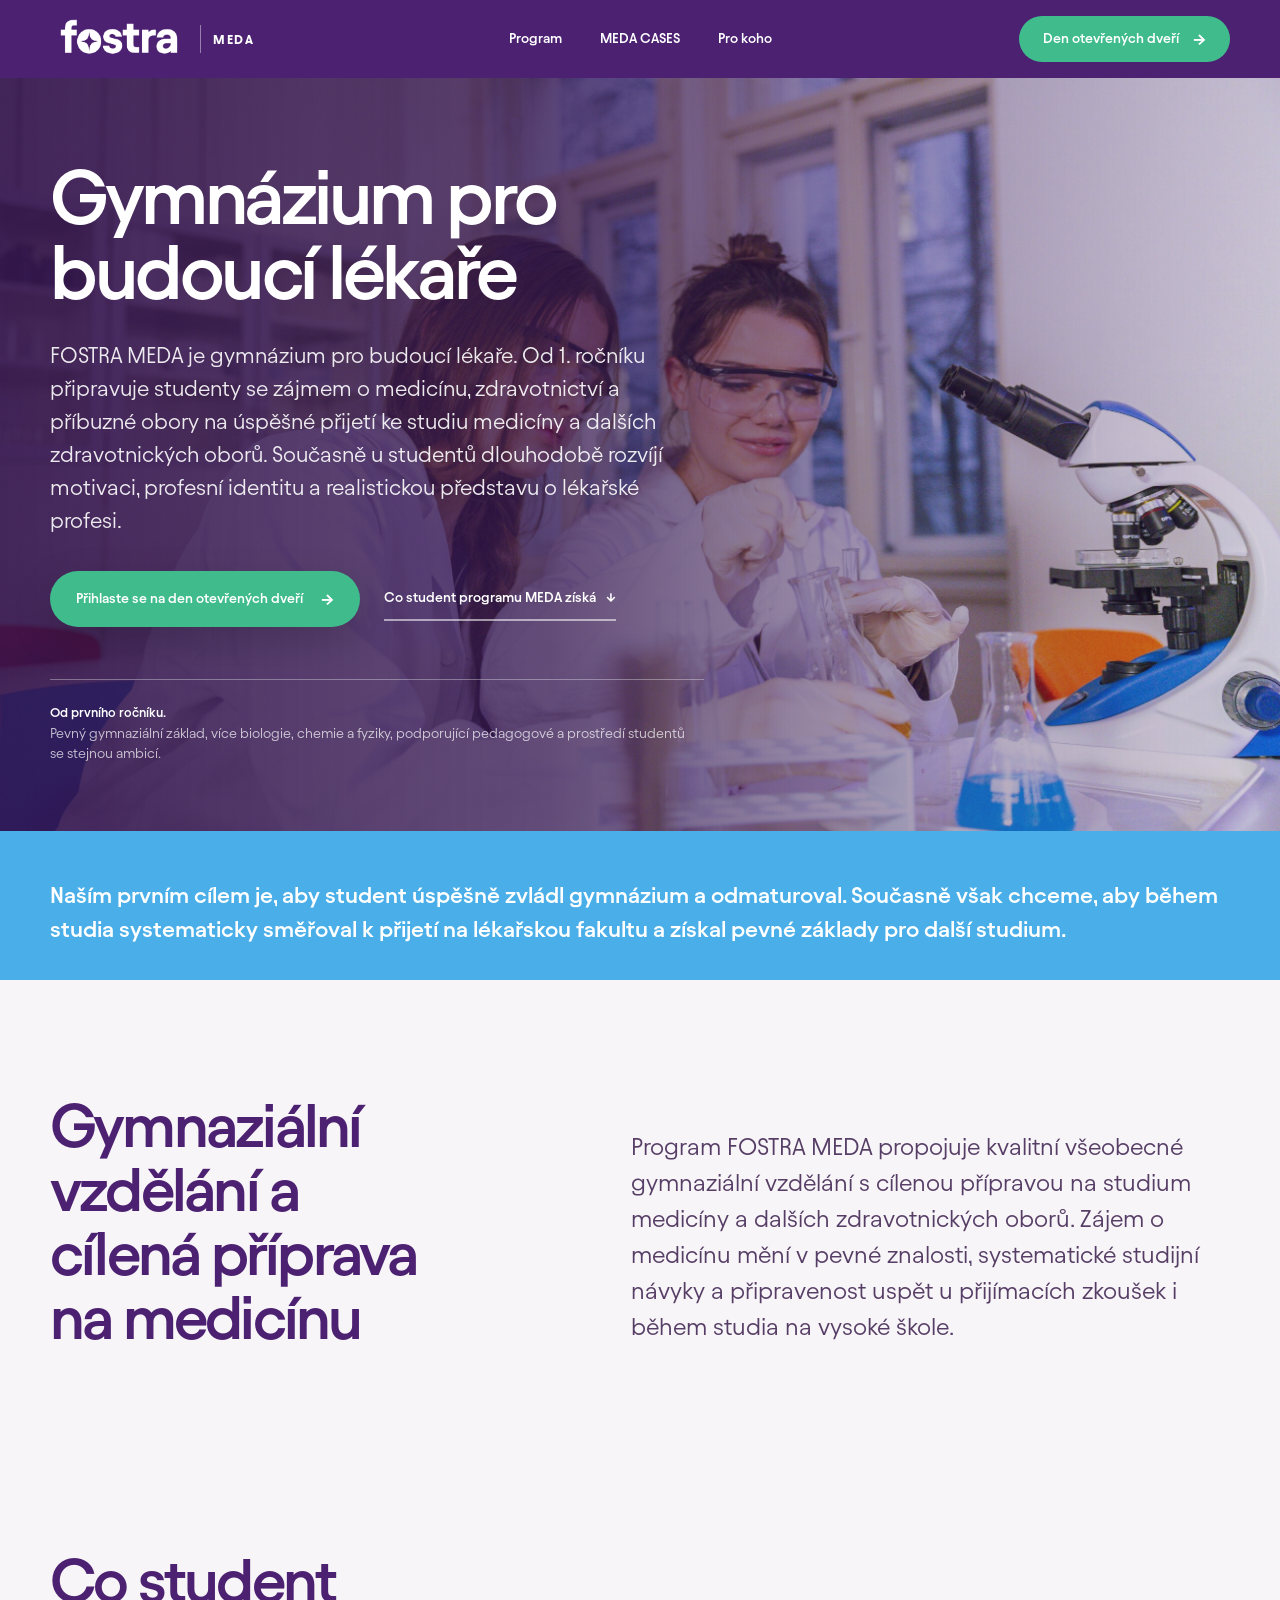
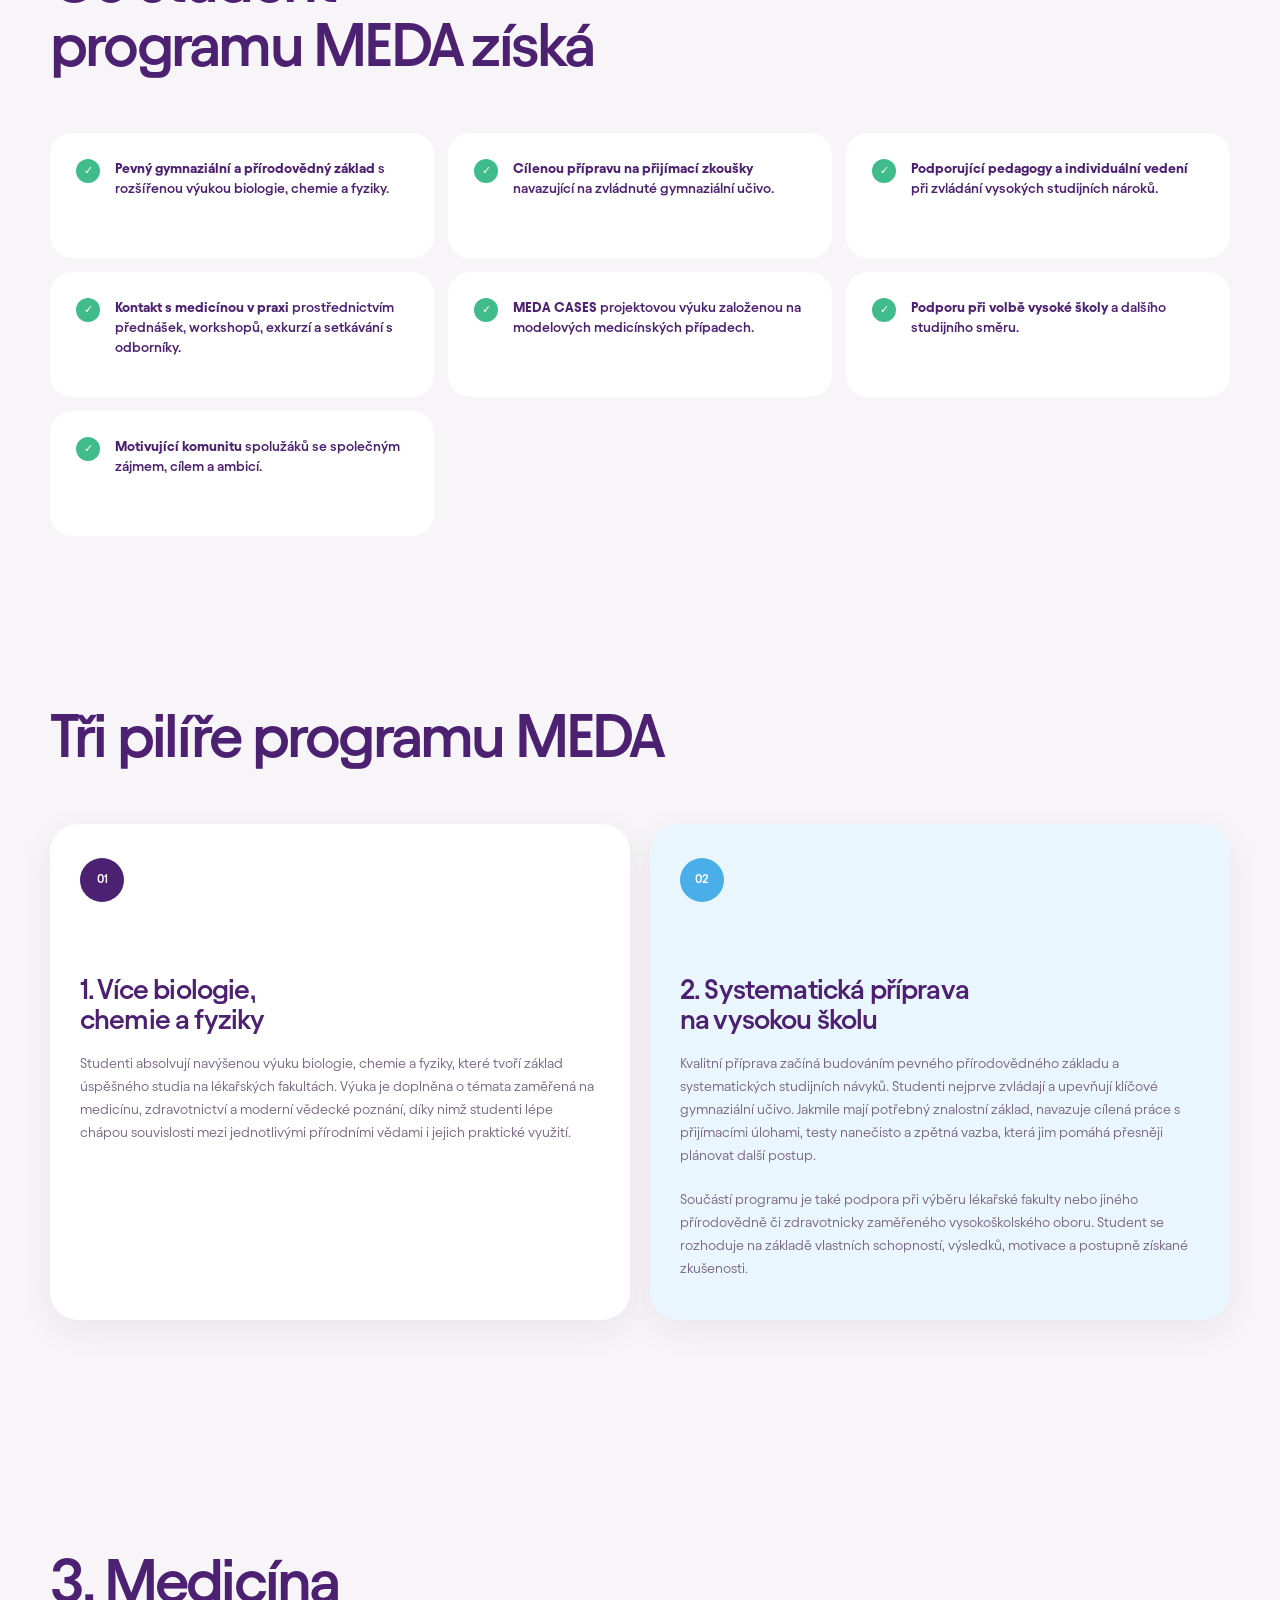
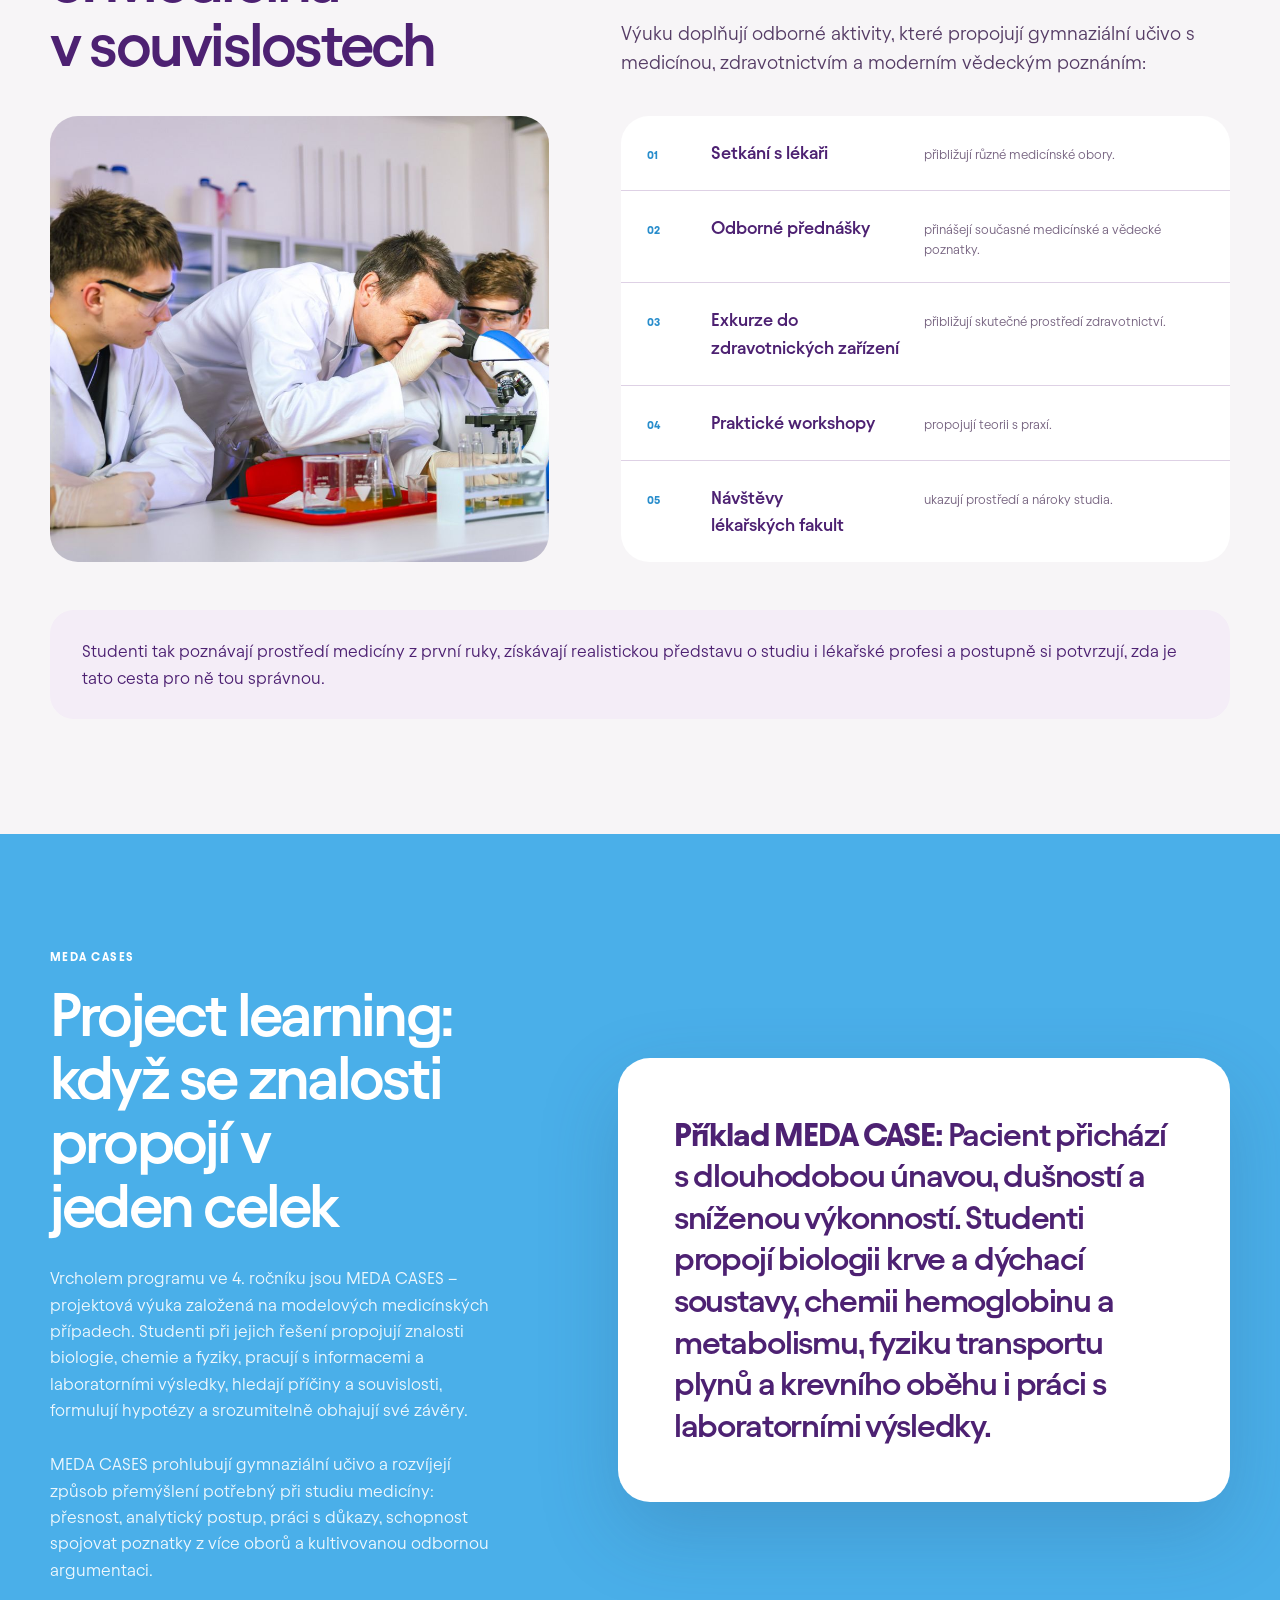
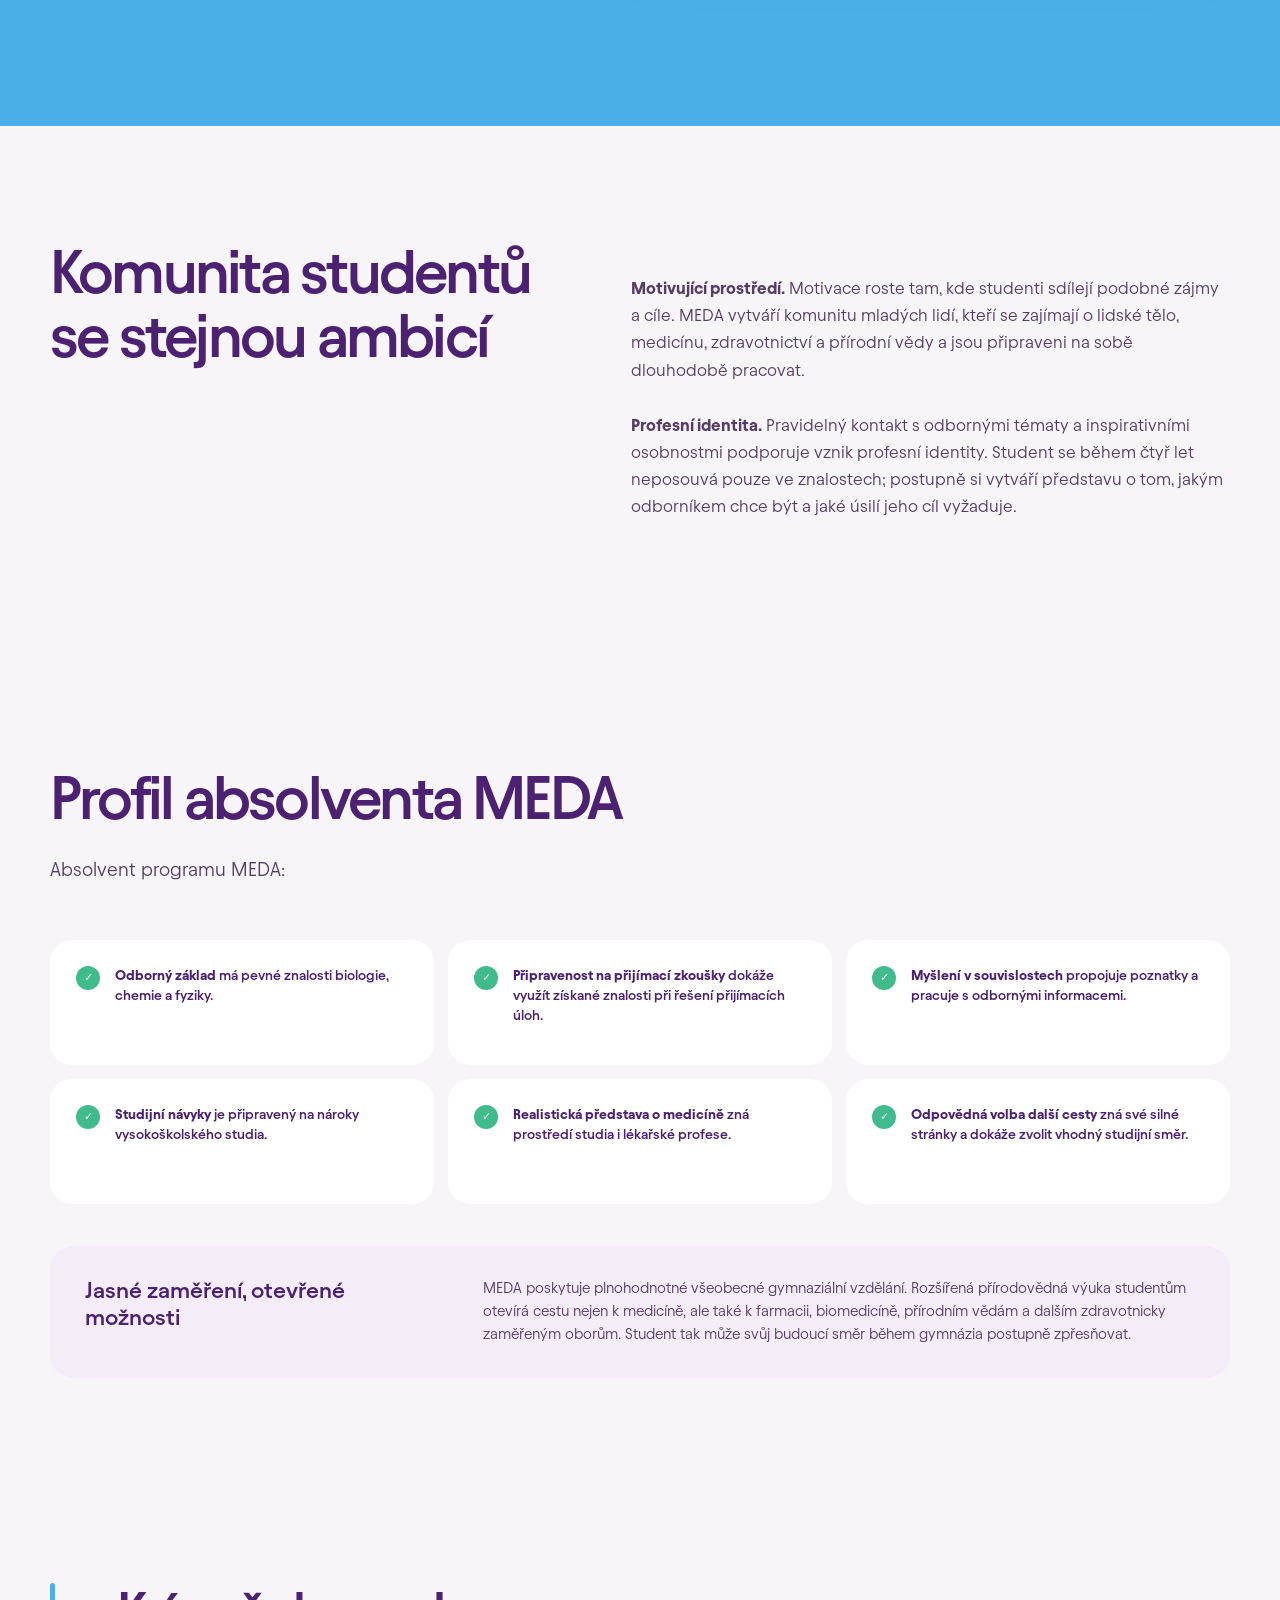
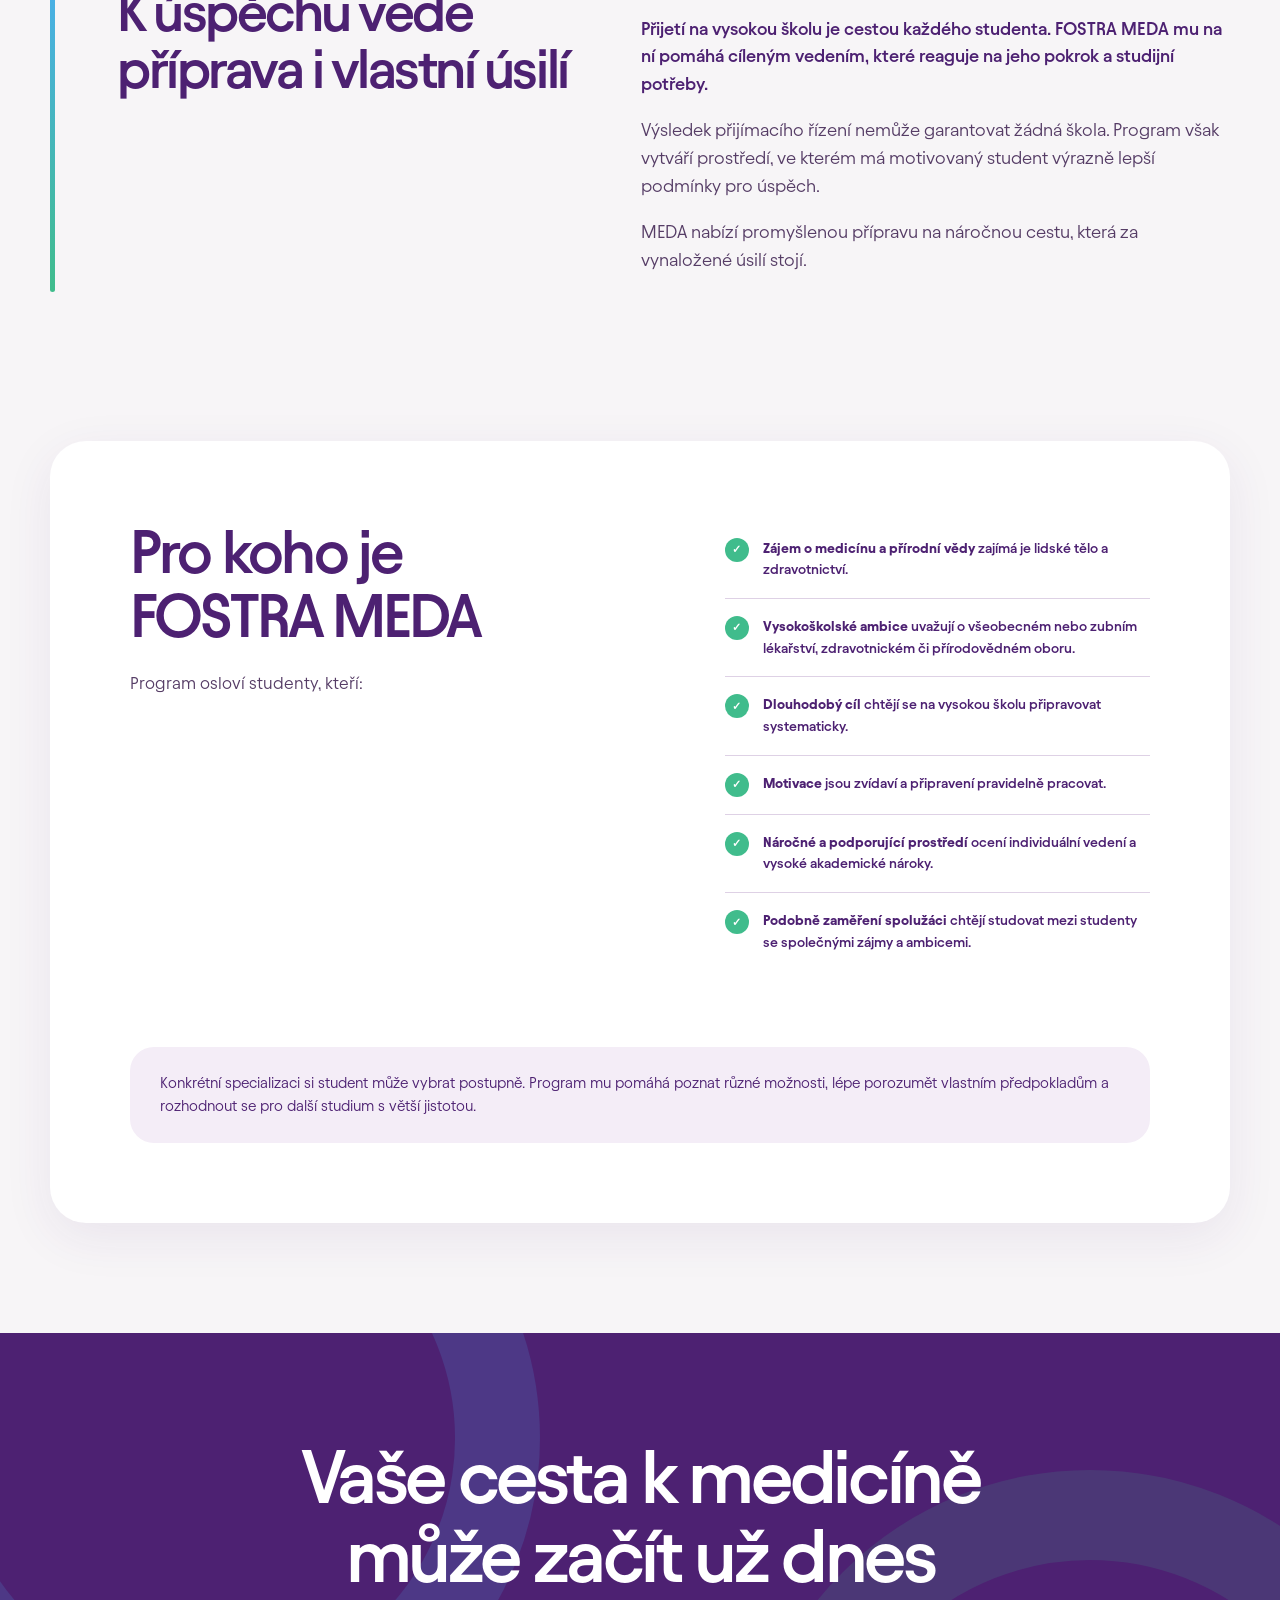
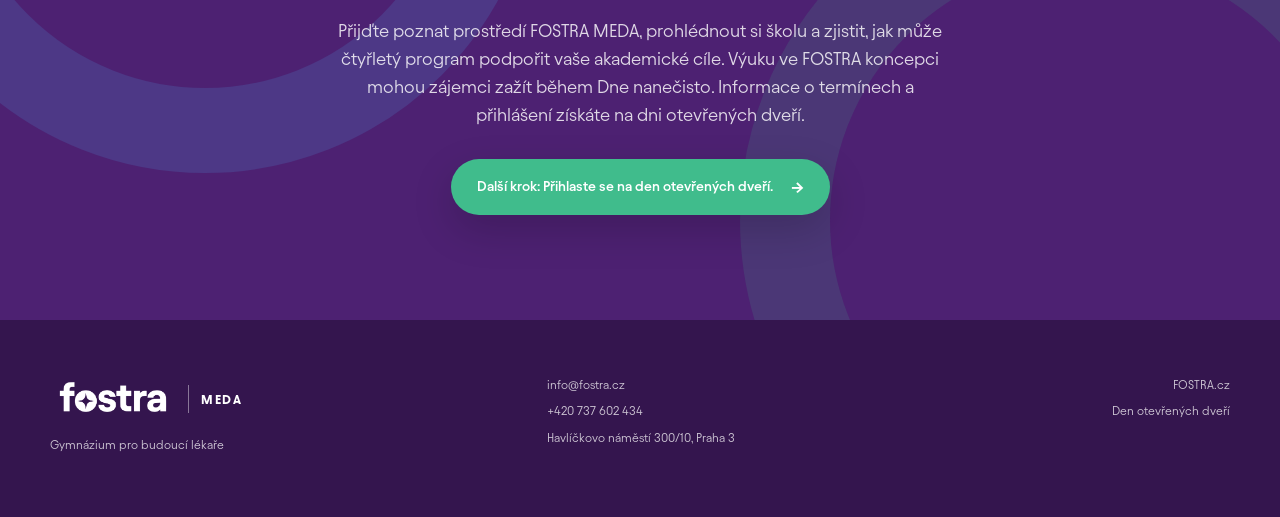
<file: index.html>
<!DOCTYPE html><html lang="cs"><head><meta charSet="utf-8"/><meta name="viewport" content="width=device-width, initial-scale=1"/><title>FOSTRA MEDA | Gymnázium pro budoucí lékaře</title><link rel="icon" href="./favicon.svg"><link rel="stylesheet" href="./styles.css"><meta name="description" content="FOSTRA MEDA je gymnázium pro budoucí lékaře. Od 1. ročníku připravuje studenty se zájmem o medicínu, zdravotnictví a příbuzné obory na úspěšné přijetí ke studiu medicíny a dalších zdravotnických oborů."/><meta name="application-name" content="FOSTRA MEDA"/><meta property="og:title" content="FOSTRA MEDA | Gymnázium pro budoucí lékaře"/><meta property="og:description" content="FOSTRA MEDA je gymnázium pro budoucí lékaře. Od 1. ročníku připravuje studenty se zájmem o medicínu, zdravotnictví a příbuzné obory na úspěšné přijetí ke studiu medicíny a dalších zdravotnických oborů."/><meta property="og:url" content="https://robicio.github.io/Fostra-Meda/"/><meta property="og:type" content="website"/><meta property="og:locale" content="cs_CZ"/><meta property="og:image" content="https://robicio.github.io/Fostra-Meda/og.png"/><meta property="og:image:width" content="1732"/><meta property="og:image:height" content="909"/><meta name="twitter:card" content="summary_large_image"/><meta name="twitter:title" content="FOSTRA MEDA | Gymnázium pro budoucí lékaře"/><meta name="twitter:description" content="FOSTRA MEDA je gymnázium pro budoucí lékaře. Od 1. ročníku připravuje studenty se zájmem o medicínu, zdravotnictví a příbuzné obory na úspěšné přijetí ke studiu medicíny a dalších zdravotnických oborů."/><meta name="twitter:image" content="https://robicio.github.io/Fostra-Meda/og.png"/><link rel="canonical" href="https://robicio.github.io/Fostra-Meda/"/>
</head><body><a class="skip-link" href="#obsah">Přeskočit na obsah</a><header class="site-header"><a class="brand" href="#top" aria-label="FOSTRA MEDA – začátek stránky"><img src="./fostra-logo.png" alt="Fostra"/><span class="brand-divider" aria-hidden="true"></span><span class="brand-meda">MEDA</span></a><nav class="main-nav" aria-label="Hlavní navigace"><a href="#program">Program</a><a href="#meda-cases">MEDA CASES</a><a href="#pro-koho">Pro koho</a></nav><a class="header-cta" href="https://www.fostra.cz/dny-otevrenych-dveri"><span>Den otevřených dveří</span><span class="button-arrow" aria-hidden="true">→</span></a></header><main id="obsah"><section class="hero" id="top"><div class="hero-copy"><h1>Gymnázium pro<span> budoucí lékaře</span></h1><p class="hero-lead">FOSTRA MEDA je gymnázium pro budoucí lékaře. Od 1. ročníku připravuje studenty se zájmem o medicínu, zdravotnictví a příbuzné obory na úspěšné přijetí ke studiu medicíny a dalších zdravotnických oborů. Současně u studentů dlouhodobě rozvíjí motivaci, profesní identitu a realistickou představu o lékařské profesi.</p><div class="hero-actions"><a class="button button-primary" href="https://www.fostra.cz/dny-otevrenych-dveri"><span>Přihlaste se na den otevřených dveří</span><span class="button-arrow" aria-hidden="true">→</span></a><a class="text-link" href="#benefity">Co student programu MEDA získá <span aria-hidden="true">↓</span></a></div><div class="hero-proof hero-proof-single"><div><strong>Od prvního ročníku.</strong><span>Pevný gymnaziální základ, více biologie, chemie a fyziky, podporující pedagogové a prostředí studentů se stejnou ambicí.</span></div></div></div></section><section class="promise-strip" aria-label="Cíl programu"><p>Naším prvním cílem je, aby student úspěšně zvládl gymnázium a odmaturoval. Současně však chceme, aby během studia systematicky směřoval k přijetí na lékařskou fakultu a získal pevné základy pro další studium.</p></section><section class="section section-intro" id="program"><div class="section-heading"><h2>Gymnaziální vzdělání a cílená příprava na medicínu</h2></div><div class="section-intro-copy"><p>Program FOSTRA MEDA propojuje kvalitní všeobecné gymnaziální vzdělání s cílenou přípravou na studium medicíny a dalších zdravotnických oborů. Zájem o medicínu mění v pevné znalosti, systematické studijní návyky a připravenost uspět u přijímacích zkoušek i během studia na vysoké škole.</p></div></section><section class="section outcomes-section benefits-section" id="benefity"><div class="section-heading"><h2>Co student programu MEDA získá</h2></div><div class="outcomes-grid benefits-grid"><div><span aria-hidden="true">✓</span><p><strong>Pevný gymnaziální a přírodovědný základ</strong> s rozšířenou výukou biologie, chemie a fyziky.</p></div><div><span aria-hidden="true">✓</span><p><strong>Cílenou přípravu na přijímací zkoušky</strong> navazující na zvládnuté gymnaziální učivo.</p></div><div><span aria-hidden="true">✓</span><p><strong>Podporující pedagogy a individuální vedení</strong> při zvládání vysokých studijních nároků.</p></div><div><span aria-hidden="true">✓</span><p><strong>Kontakt s medicínou v praxi</strong> prostřednictvím přednášek, workshopů, exkurzí a setkávání s odborníky.</p></div><div><span aria-hidden="true">✓</span><p><strong>MEDA CASES</strong> projektovou výuku založenou na modelových medicínských případech.</p></div><div><span aria-hidden="true">✓</span><p><strong>Podporu při volbě vysoké školy</strong> a dalšího studijního směru.</p></div><div><span aria-hidden="true">✓</span><p><strong>Motivující komunitu</strong> spolužáků se společným zájmem, cílem a ambicí.</p></div></div></section><section class="section pillars-section" aria-labelledby="pillars-title"><div class="section-heading compact"><h2 id="pillars-title">Tři pilíře programu MEDA</h2></div><div class="pillars-grid pillars-grid-two"><article class="pillar-card"><span class="pillar-number">01</span><h3>1. Více biologie, chemie a fyziky</h3><p>Studenti absolvují navýšenou výuku biologie, chemie a fyziky, které tvoří základ úspěšného studia na lékařských fakultách. Výuka je doplněna o témata zaměřená na medicínu, zdravotnictví a moderní vědecké poznání, díky nimž studenti lépe chápou souvislosti mezi jednotlivými přírodními vědami i jejich praktické využití.</p></article><article class="pillar-card"><span class="pillar-number">02</span><h3>2. Systematická příprava na vysokou školu</h3><p>Kvalitní příprava začíná budováním pevného přírodovědného základu a systematických studijních návyků. Studenti nejprve zvládají a upevňují klíčové gymnaziální učivo. Jakmile mají potřebný znalostní základ, navazuje cílená práce s přijímacími úlohami, testy nanečisto a zpětná vazba, která jim pomáhá přesněji plánovat další postup.</p><p>Součástí programu je také podpora při výběru lékařské fakulty nebo jiného přírodovědně či zdravotnicky zaměřeného vysokoškolského oboru. Student se rozhoduje na základě vlastních schopností, výsledků, motivace a postupně získané zkušenosti.</p></article></div></section><section class="section experience-section"><div class="section-heading"><h2>3. Medicína v souvislostech</h2></div><p class="section-lead">Výuku doplňují odborné aktivity, které propojují gymnaziální učivo s medicínou, zdravotnictvím a moderním vědeckým poznáním:</p><figure class="experience-photo"><img src="./meda-students.jpg" alt="Studenti FOSTRA MEDA při společné výuce"/></figure><div class="experience-list"><article><span>01</span><h3>Setkání s lékaři</h3><p>přibližují různé medicínské obory.</p></article><article><span>02</span><h3>Odborné přednášky</h3><p>přinášejí současné medicínské a vědecké poznatky.</p></article><article><span>03</span><h3>Exkurze do zdravotnických zařízení</h3><p>přibližují skutečné prostředí zdravotnictví.</p></article><article><span>04</span><h3>Praktické workshopy</h3><p>propojují teorii s praxí.</p></article><article><span>05</span><h3>Návštěvy lékařských fakult</h3><p>ukazují prostředí a nároky studia.</p></article></div><p class="experience-closing">Studenti tak poznávají prostředí medicíny z první ruky, získávají realistickou představu o studiu i lékařské profesi a postupně si potvrzují, zda je tato cesta pro ně tou správnou.</p></section><section class="cases-section" id="meda-cases"><div class="cases-grid"><div class="cases-copy"><p class="eyebrow light">MEDA CASES</p><h2>Project learning: když se znalosti propojí v jeden celek</h2><p>Vrcholem programu ve 4. ročníku jsou MEDA CASES – projektová výuka založená na modelových medicínských případech. Studenti při jejich řešení propojují znalosti biologie, chemie a fyziky, pracují s informacemi a laboratorními výsledky, hledají příčiny a souvislosti, formulují hypotézy a srozumitelně obhajují své závěry.</p><p>MEDA CASES prohlubují gymnaziální učivo a rozvíjejí způsob přemýšlení potřebný při studiu medicíny: přesnost, analytický postup, práci s důkazy, schopnost spojovat poznatky z více oborů a kultivovanou odbornou argumentaci.</p></div><article class="case-example"><p class="case-patient"><strong>Příklad MEDA CASE:</strong> Pacient přichází s dlouhodobou únavou, dušností a sníženou výkonností. Studenti propojí biologii krve a dýchací soustavy, chemii hemoglobinu a metabolismu, fyziku transportu plynů a krevního oběhu i práci s laboratorními výsledky.</p></article></div></section><section class="section section-intro community-section"><div class="section-heading"><h2>Komunita studentů se stejnou ambicí</h2></div><div class="section-intro-copy"><p><strong>Motivující prostředí.</strong> Motivace roste tam, kde studenti sdílejí podobné zájmy a cíle. MEDA vytváří komunitu mladých lidí, kteří se zajímají o lidské tělo, medicínu, zdravotnictví a přírodní vědy a jsou připraveni na sobě dlouhodobě pracovat.</p><p><strong>Profesní identita.</strong> Pravidelný kontakt s odbornými tématy a inspirativními osobnostmi podporuje vznik profesní identity. Student se během čtyř let neposouvá pouze ve znalostech; postupně si vytváří představu o tom, jakým odborníkem chce být a jaké úsilí jeho cíl vyžaduje.</p></div></section><section class="section outcomes-section"><div class="section-heading"><h2>Profil absolventa MEDA</h2><p class="section-lead section-lead-inline">Absolvent programu MEDA:</p></div><div class="outcomes-grid"><div><span aria-hidden="true">✓</span><p><strong>Odborný základ</strong> má pevné znalosti biologie, chemie a fyziky.</p></div><div><span aria-hidden="true">✓</span><p><strong>Připravenost na přijímací zkoušky</strong> dokáže využít získané znalosti při řešení přijímacích úloh.</p></div><div><span aria-hidden="true">✓</span><p><strong>Myšlení v souvislostech</strong> propojuje poznatky a pracuje s odbornými informacemi.</p></div><div><span aria-hidden="true">✓</span><p><strong>Studijní návyky</strong> je připravený na nároky vysokoškolského studia.</p></div><div><span aria-hidden="true">✓</span><p><strong>Realistická představa o medicíně</strong> zná prostředí studia i lékařské profese.</p></div><div><span aria-hidden="true">✓</span><p><strong>Odpovědná volba další cesty</strong> zná své silné stránky a dokáže zvolit vhodný studijní směr.</p></div></div><div class="open-path"><span>Jasné zaměření, otevřené možnosti</span><p>MEDA poskytuje plnohodnotné všeobecné gymnaziální vzdělání. Rozšířená přírodovědná výuka studentům otevírá cestu nejen k medicíně, ale také k farmacii, biomedicíně, přírodním vědám a dalším zdravotnicky zaměřeným oborům. Student tak může svůj budoucí směr během gymnázia postupně zpřesňovat.</p></div></section><section class="section credibility-section"><div class="credibility-rule" aria-hidden="true"></div><div class="credibility-copy"><h2>K úspěchu vede příprava i vlastní úsilí</h2></div><div class="credibility-text"><p>Přijetí na vysokou školu je cestou každého studenta. FOSTRA MEDA mu na ní pomáhá cíleným vedením, které reaguje na jeho pokrok a studijní potřeby.</p><p>Výsledek přijímacího řízení nemůže garantovat žádná škola. Program však vytváří prostředí, ve kterém má motivovaný student výrazně lepší podmínky pro úspěch.</p><p>MEDA nabízí promyšlenou přípravu na náročnou cestu, která za vynaložené úsilí stojí.</p></div></section><section class="section fit-section" id="pro-koho"><div class="fit-card"><div class="fit-copy"><h2>Pro koho je FOSTRA MEDA</h2><p>Program osloví studenty, kteří:</p></div><ul class="fit-list"><li><span aria-hidden="true">✓</span><p><strong>Zájem o medicínu a přírodní vědy</strong> zajímá je lidské tělo a zdravotnictví.</p></li><li><span aria-hidden="true">✓</span><p><strong>Vysokoškolské ambice</strong> uvažují o všeobecném nebo zubním lékařství, zdravotnickém či přírodovědném oboru.</p></li><li><span aria-hidden="true">✓</span><p><strong>Dlouhodobý cíl</strong> chtějí se na vysokou školu připravovat systematicky.</p></li><li><span aria-hidden="true">✓</span><p><strong>Motivace</strong> jsou zvídaví a připravení pravidelně pracovat.</p></li><li><span aria-hidden="true">✓</span><p><strong>Náročné a podporující prostředí</strong> ocení individuální vedení a vysoké akademické nároky.</p></li><li><span aria-hidden="true">✓</span><p><strong>Podobně zaměření spolužáci</strong> chtějí studovat mezi studenty se společnými zájmy a ambicemi.</p></li></ul><p class="fit-closing">Konkrétní specializaci si student může vybrat postupně. Program mu pomáhá poznat různé možnosti, lépe porozumět vlastním předpokladům a rozhodnout se pro další studium s větší jistotou.</p></div></section><section class="final-cta"><div class="final-cta-content"><h2>Vaše cesta k medicíně může začít už dnes</h2><p>Přijďte poznat prostředí FOSTRA MEDA, prohlédnout si školu a zjistit, jak může čtyřletý program podpořit vaše akademické cíle. Výuku ve FOSTRA koncepci mohou zájemci zažít během Dne nanečisto. Informace o termínech a přihlášení získáte na dni otevřených dveří.</p><a class="button button-accent" href="https://www.fostra.cz/dny-otevrenych-dveri"><span>Další krok: Přihlaste se na den otevřených dveří.</span><span class="button-arrow" aria-hidden="true">→</span></a></div></section></main><footer class="site-footer"><div><a class="brand footer-brand" href="#top"><img src="./fostra-logo.png" alt="Fostra"/><span class="brand-divider" aria-hidden="true"></span><span class="brand-meda">MEDA</span></a><p>Gymnázium pro budoucí lékaře</p></div><div class="footer-contact"><a href="mailto:info@fostra.cz">info@fostra.cz</a><a href="tel:+420737602434">+420 737 602 434</a><span>Havlíčkovo náměstí 300/10, Praha 3</span></div><div class="footer-links"><a href="https://www.fostra.cz/">FOSTRA.cz</a><a href="https://www.fostra.cz/dny-otevrenych-dveri">Den otevřených dveří</a></div></footer><a class="mobile-cta" href="https://www.fostra.cz/dny-otevrenych-dveri"><span>Přihlaste se na den otevřených dveří</span><span class="button-arrow" aria-hidden="true">→</span></a></body></html>
</file>
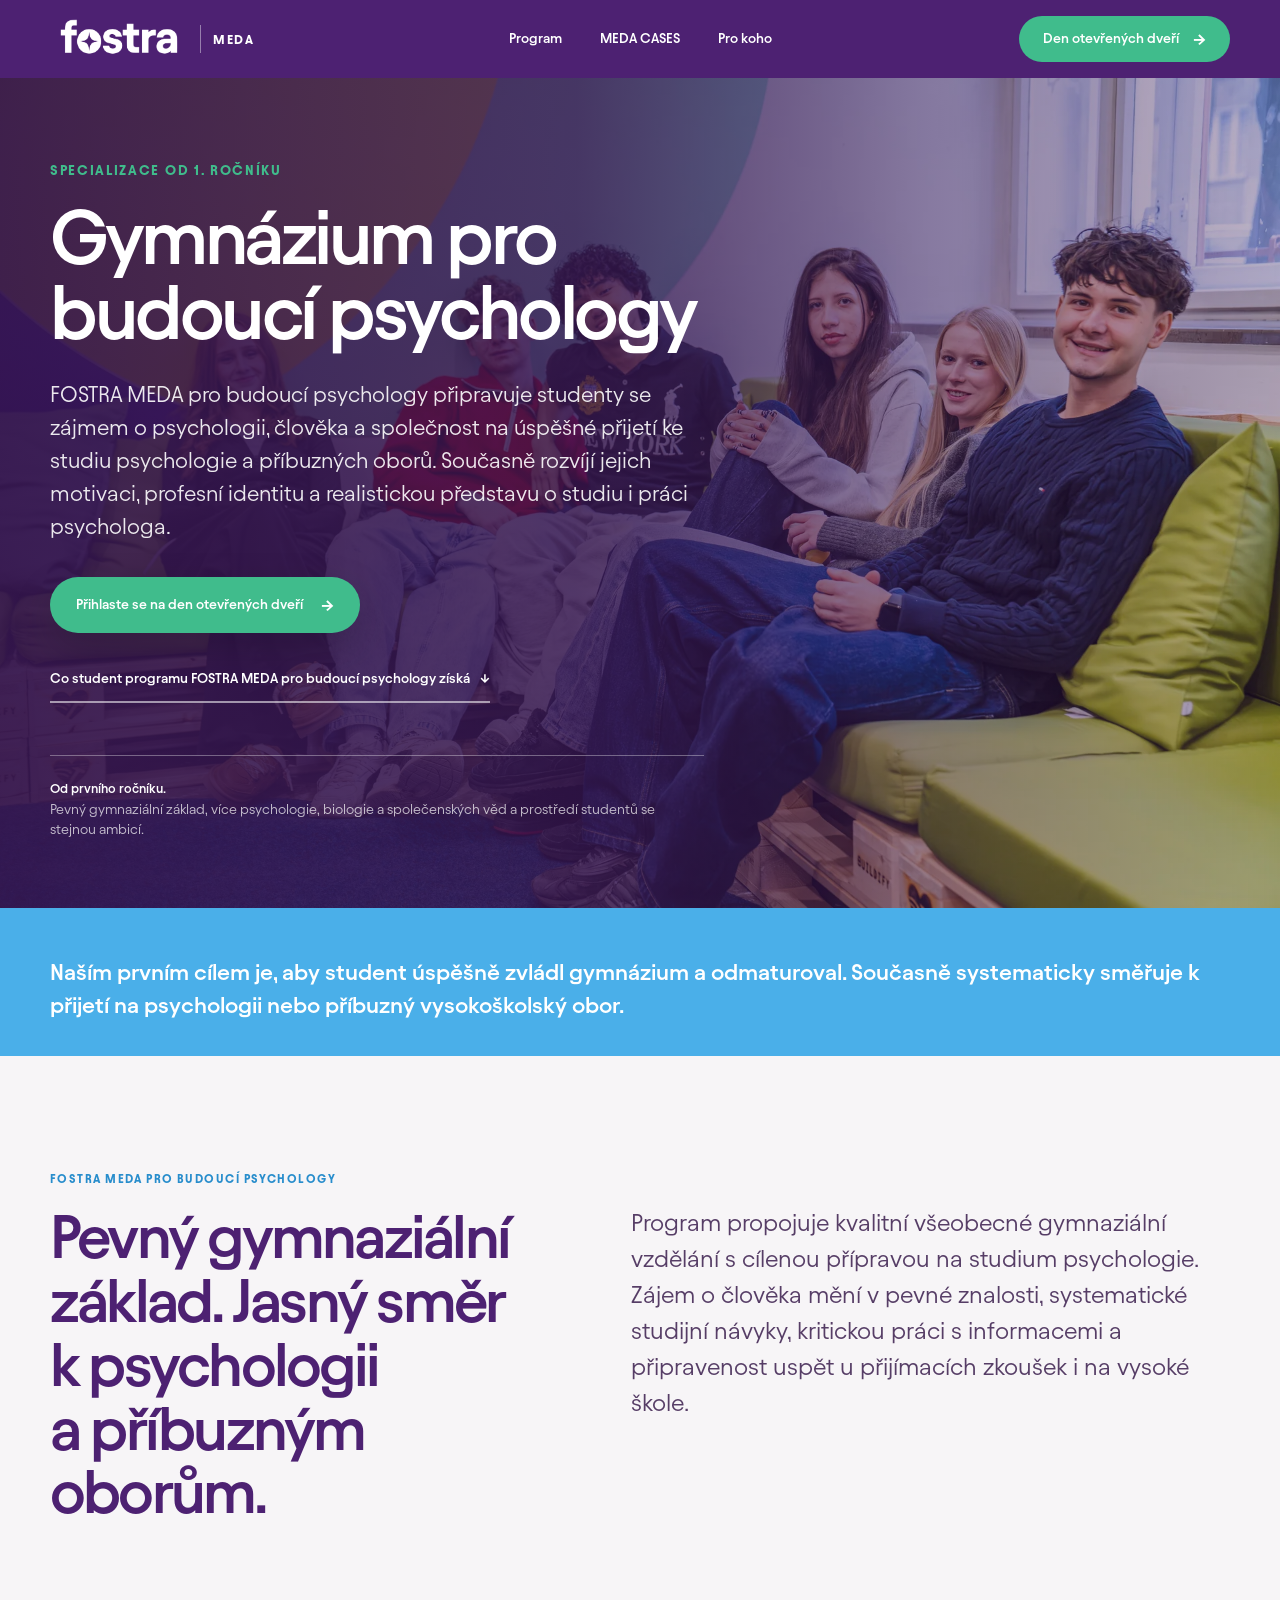
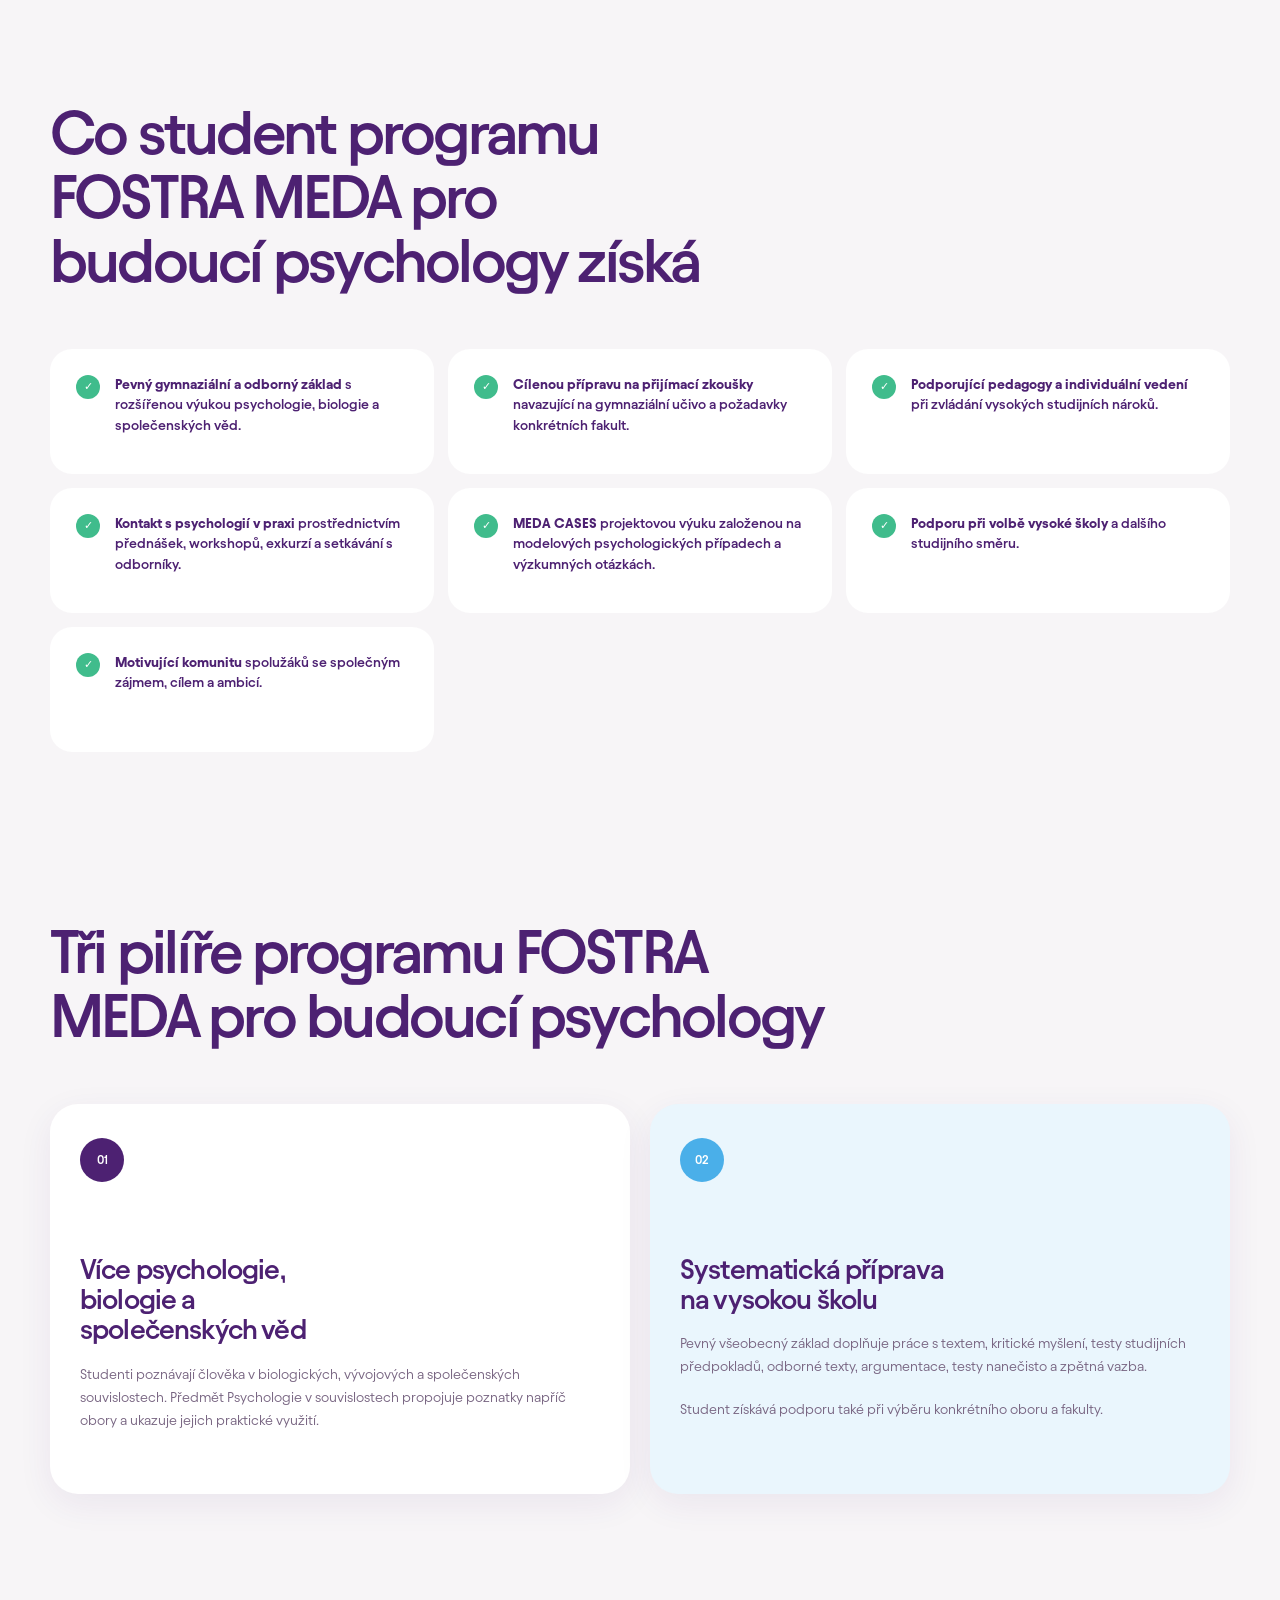
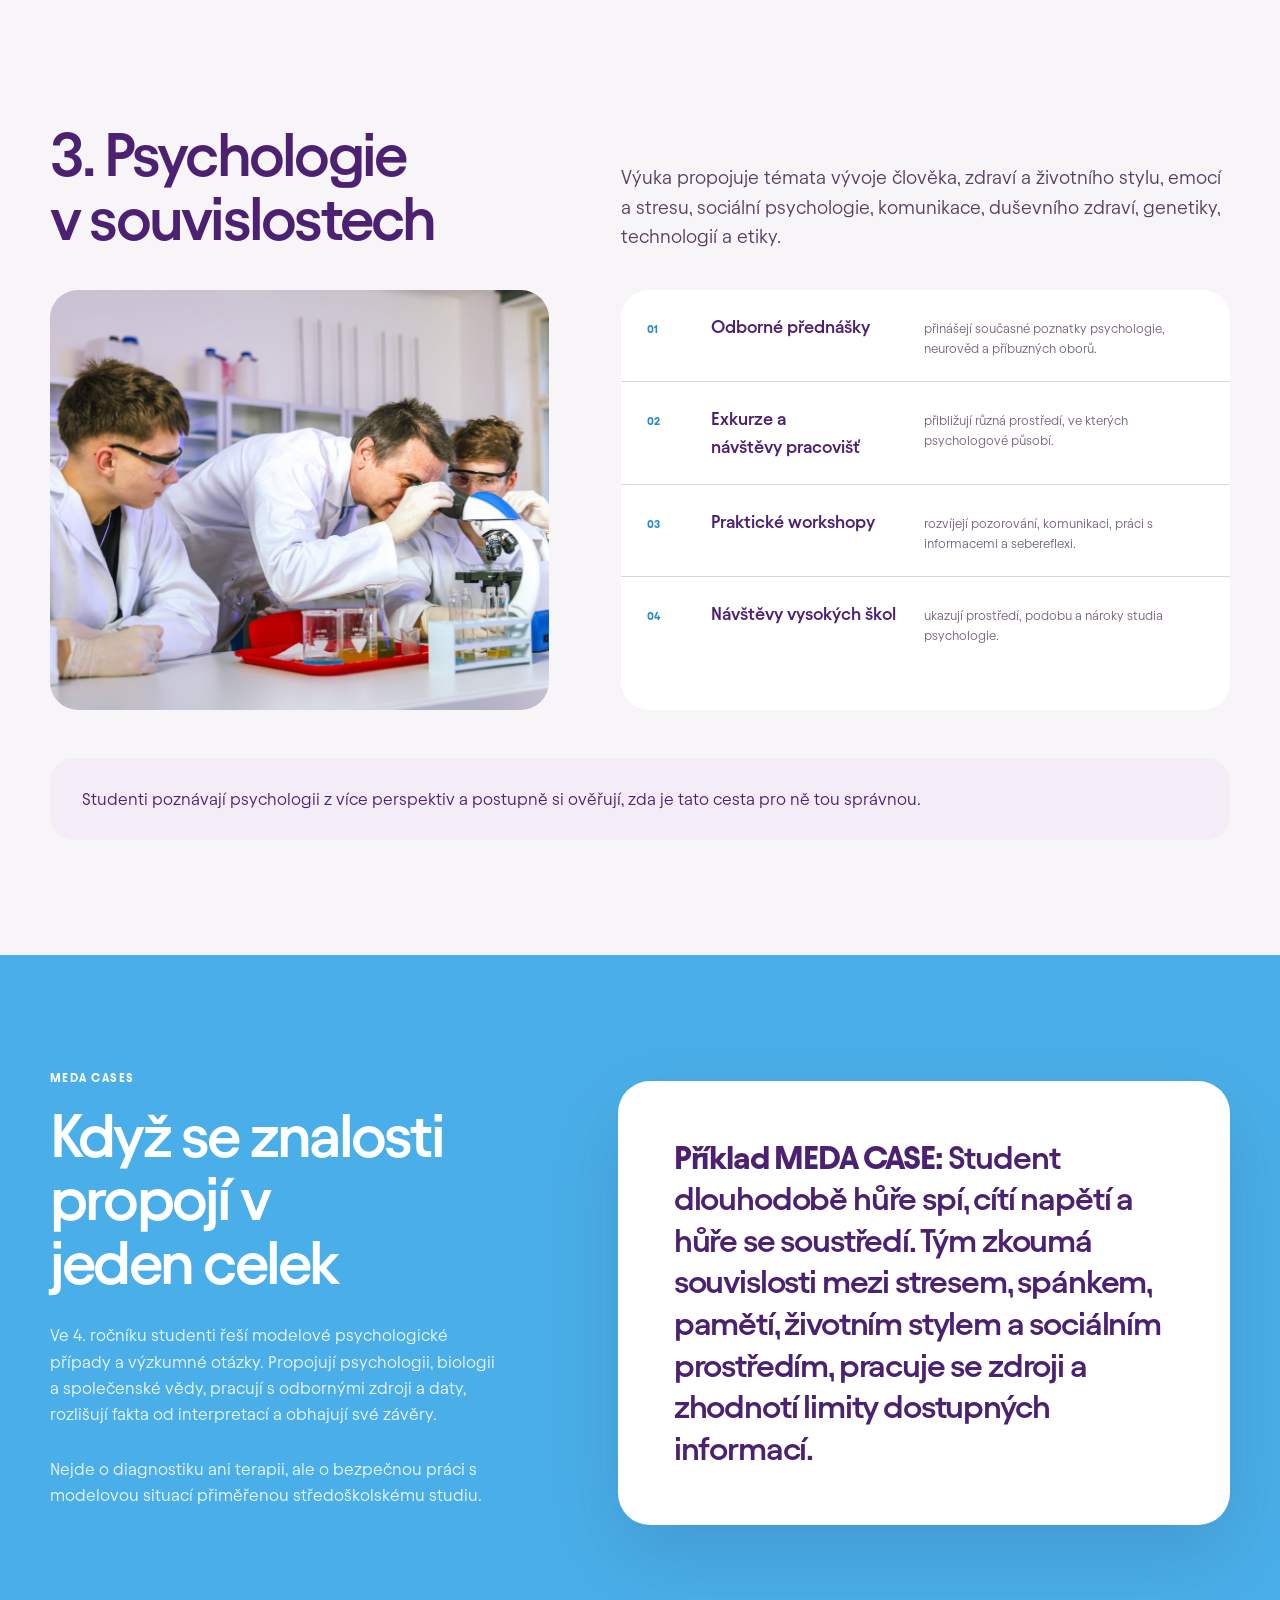
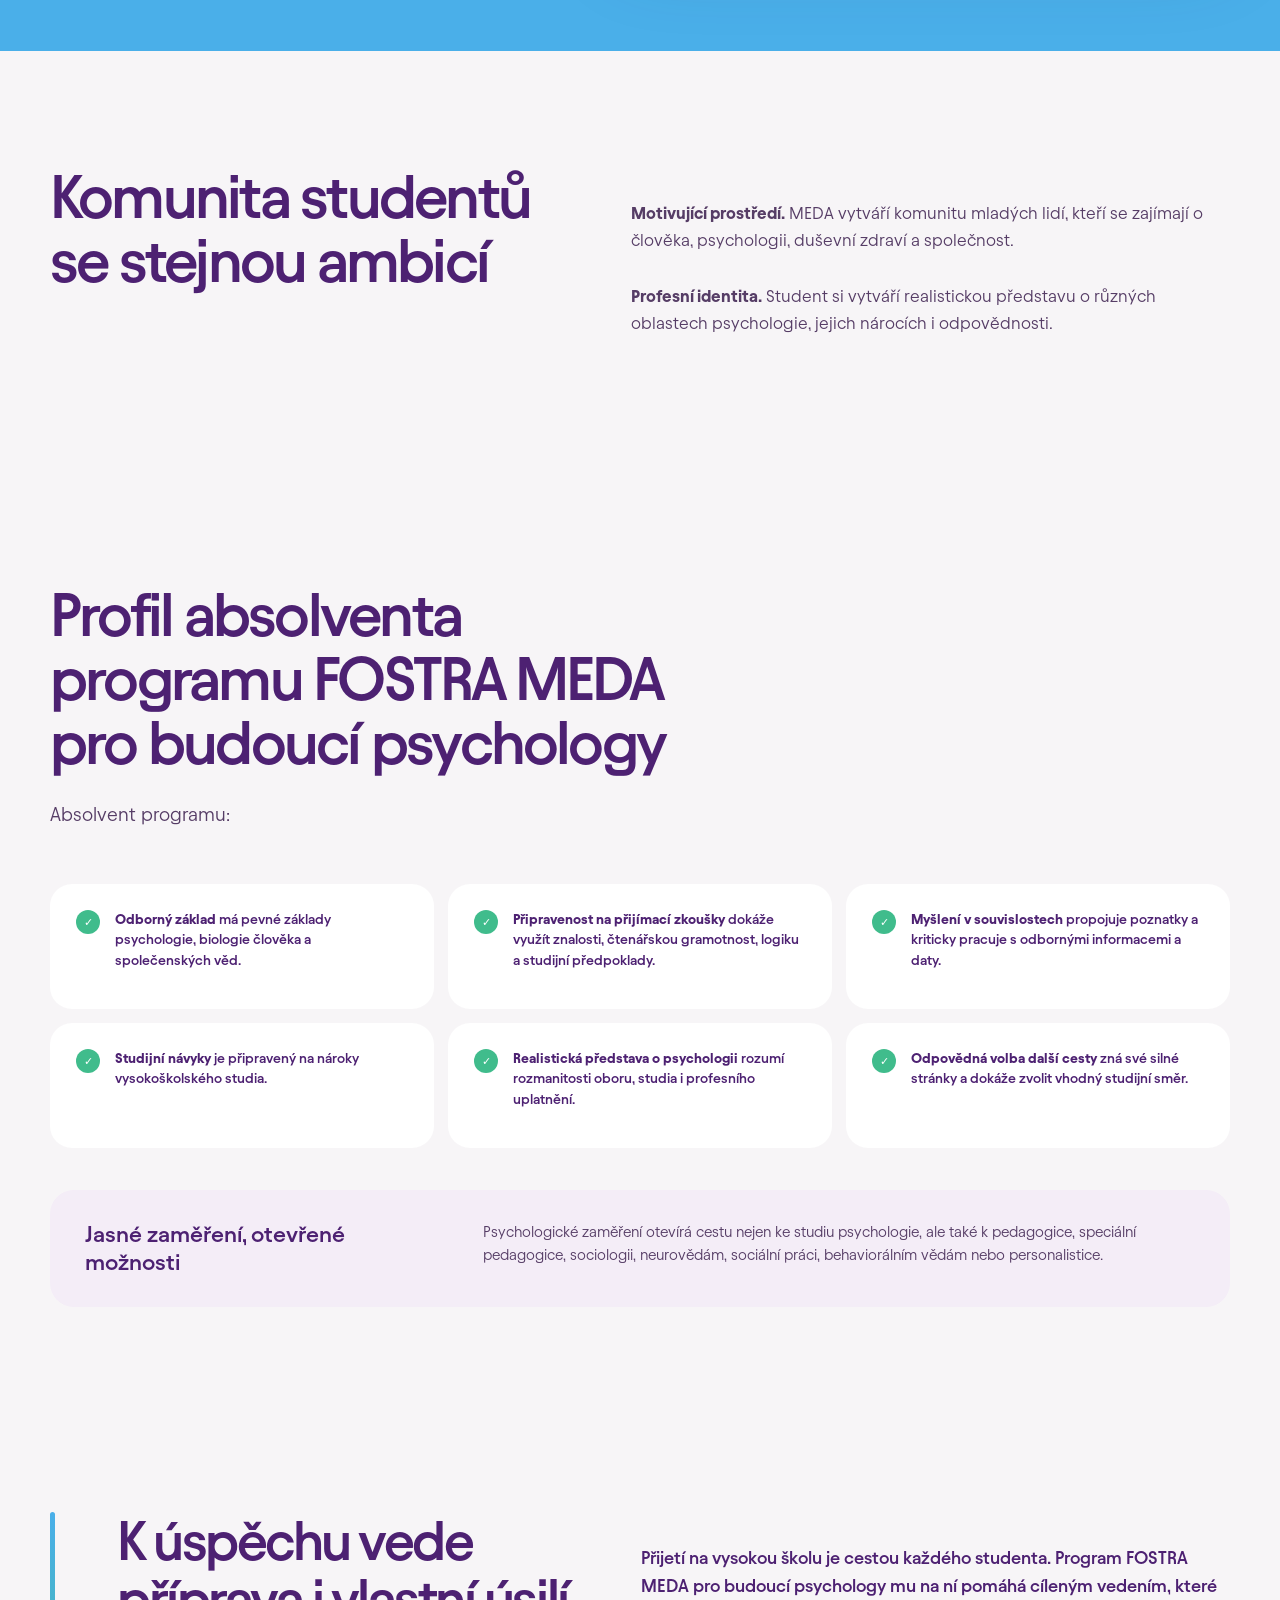
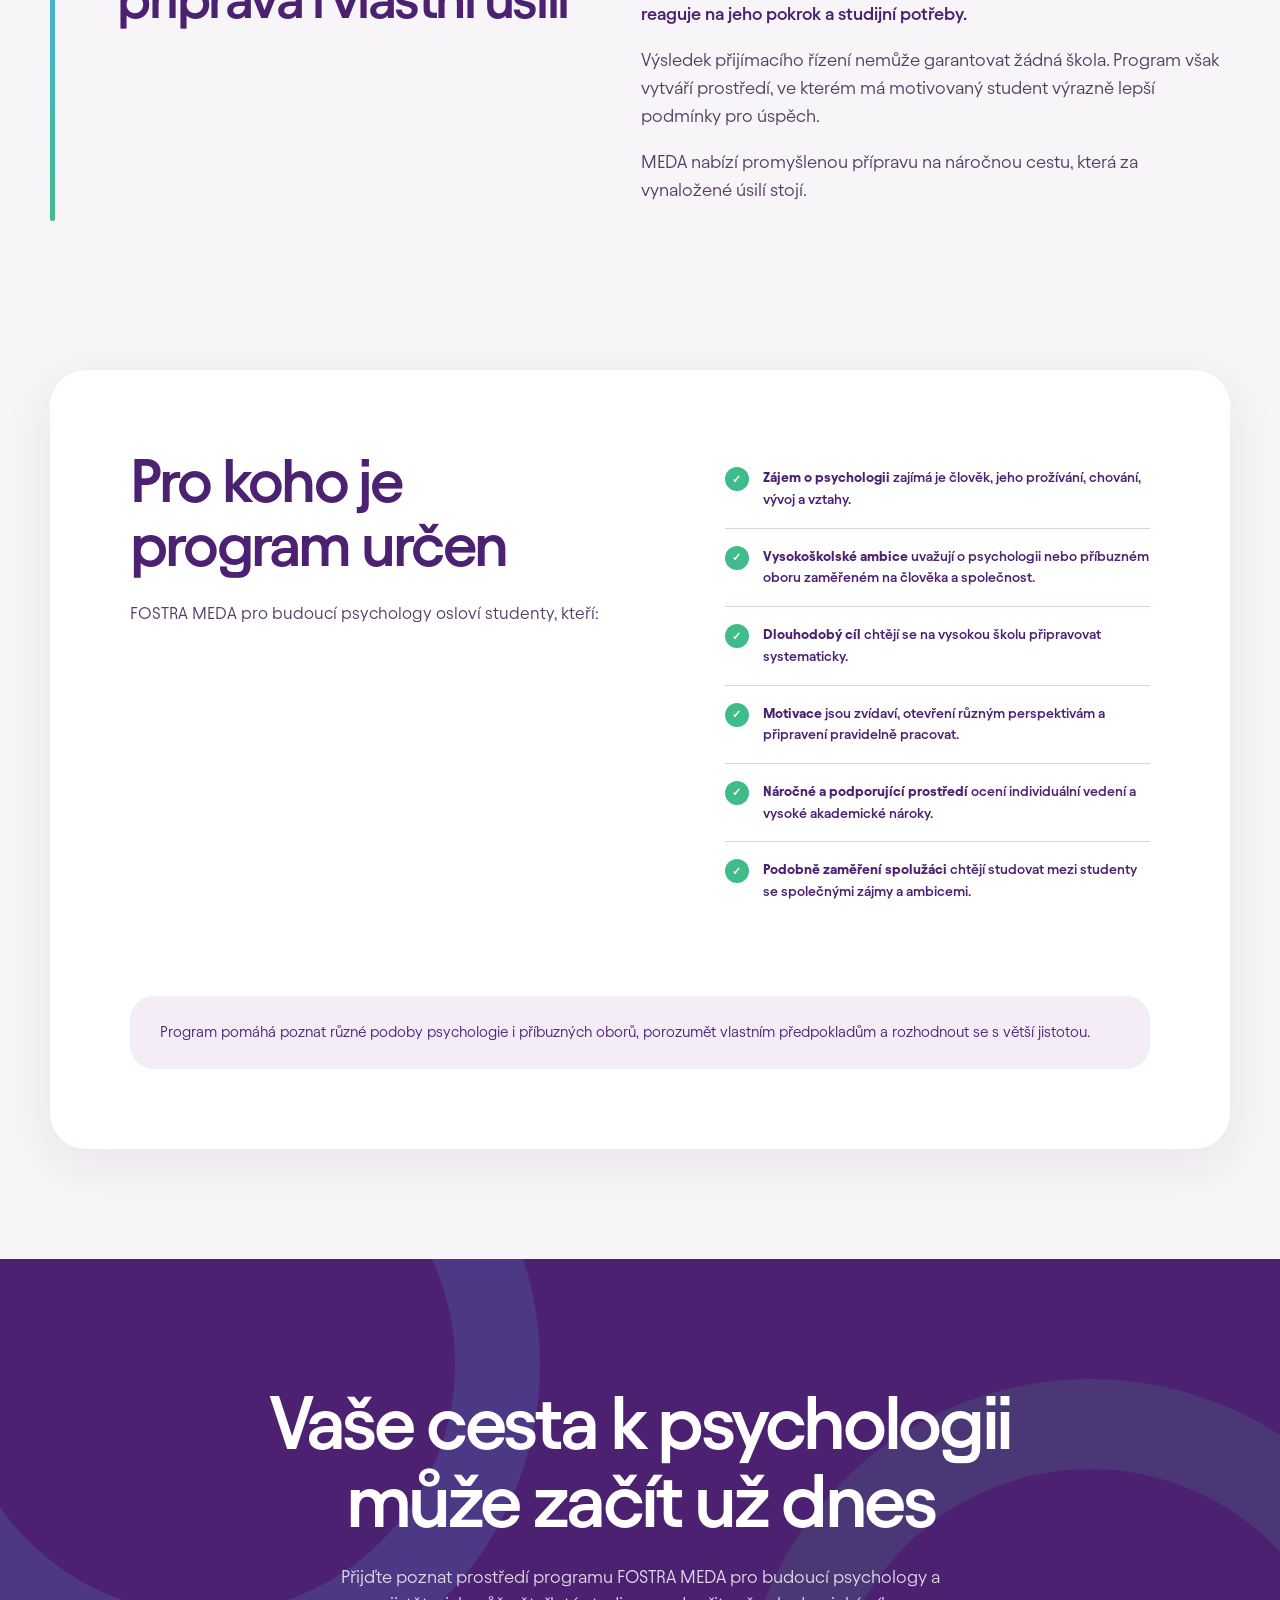
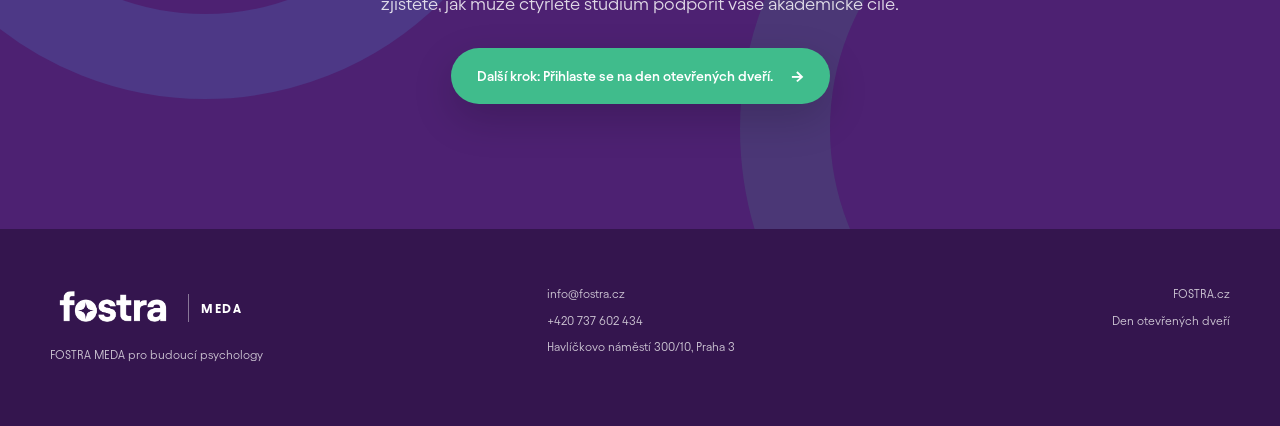
<file: psychologie/index.html>
<!DOCTYPE html>
<html lang="cs">
<head>
  <meta charset="utf-8">
  <meta name="viewport" content="width=device-width, initial-scale=1">
  <title>FOSTRA MEDA pro budoucí psychology | Gymnázium Fostra</title>
  <link rel="icon" href="../favicon.svg">
  <link rel="stylesheet" href="./styles.css">
  <meta name="description" content="Čtyřleté gymnázium se specializací na psychologii od 1. ročníku. Systematická příprava na studium psychologie a příbuzných oborů.">
  <meta name="application-name" content="FOSTRA MEDA pro budoucí psychology">
  <meta property="og:title" content="FOSTRA MEDA pro budoucí psychology">
  <meta property="og:description" content="Pevný gymnaziální základ a jasný směr k psychologii a příbuzným oborům.">
  <meta property="og:url" content="https://robicio.github.io/Fostra-Meda/psychologie/">
  <meta property="og:type" content="website">
  <meta property="og:locale" content="cs_CZ">
  <meta property="og:image" content="https://robicio.github.io/Fostra-Meda/assets/fostra-067.webp">
  <meta name="twitter:card" content="summary_large_image">
  <link rel="canonical" href="https://robicio.github.io/Fostra-Meda/psychologie/">
</head>
<body>
  <a class="skip-link" href="#obsah">Přeskočit na obsah</a>

  <header class="site-header">
    <a class="brand" href="#top" aria-label="FOSTRA MEDA pro budoucí psychology – začátek stránky">
      <img src="../fostra-logo.png" alt="Fostra">
      <span class="brand-divider" aria-hidden="true"></span>
      <span class="brand-meda">MEDA</span>
    </a>
    <nav class="main-nav" aria-label="Hlavní navigace">
      <a href="#program">Program</a>
      <a href="#meda-cases">MEDA CASES</a>
      <a href="#pro-koho">Pro koho</a>
    </nav>
    <a class="header-cta" href="https://www.fostra.cz/dny-otevrenych-dveri">
      <span>Den otevřených dveří</span>
      <span class="button-arrow" aria-hidden="true">→</span>
    </a>
  </header>

  <main id="obsah">
    <section class="hero psychology-hero" id="top">
      <div class="hero-copy">
        <p class="hero-kicker">Specializace od 1. ročníku</p>
        <h1>Gymnázium pro<span> budoucí psychology</span></h1>
        <p class="hero-lead">
          FOSTRA MEDA pro budoucí psychology připravuje studenty se zájmem
          o psychologii, člověka a společnost na úspěšné přijetí ke studiu
          psychologie a příbuzných oborů. Současně rozvíjí jejich motivaci,
          profesní identitu a realistickou představu o studiu i práci psychologa.
        </p>
        <div class="hero-actions">
          <a class="button button-primary" href="https://www.fostra.cz/dny-otevrenych-dveri">
            <span>Přihlaste se na den otevřených dveří</span>
            <span class="button-arrow" aria-hidden="true">→</span>
          </a>
          <a class="text-link" href="#benefity">
            Co student programu FOSTRA MEDA pro budoucí psychology získá
            <span aria-hidden="true">↓</span>
          </a>
        </div>
        <div class="hero-proof hero-proof-single">
          <div>
            <strong>Od prvního ročníku.</strong>
            <span>Pevný gymnaziální základ, více psychologie, biologie a společenských věd a prostředí studentů se stejnou ambicí.</span>
          </div>
        </div>
      </div>
    </section>

    <section class="promise-strip" aria-label="Cíl programu">
      <p>
        Naším prvním cílem je, aby student úspěšně zvládl gymnázium a
        odmaturoval. Současně systematicky směřuje k přijetí na psychologii
        nebo příbuzný vysokoškolský obor.
      </p>
    </section>

    <section class="section section-intro" id="program">
      <div class="section-heading">
        <p class="eyebrow">FOSTRA MEDA pro budoucí psychology</p>
        <h2>Pevný gymnaziální základ. Jasný směr k psychologii a příbuzným oborům.</h2>
      </div>
      <div class="section-intro-copy">
        <p>
          Program propojuje kvalitní všeobecné gymnaziální vzdělání s
          cílenou přípravou na studium psychologie. Zájem o člověka mění v
          pevné znalosti, systematické studijní návyky, kritickou práci s
          informacemi a připravenost uspět u přijímacích zkoušek i na vysoké škole.
        </p>
      </div>
    </section>

    <section class="section outcomes-section benefits-section" id="benefity">
      <div class="section-heading">
        <h2>Co student programu FOSTRA MEDA pro budoucí psychology získá</h2>
      </div>
      <div class="outcomes-grid benefits-grid">
        <div><span aria-hidden="true">✓</span><p><strong>Pevný gymnaziální a odborný základ</strong> s rozšířenou výukou psychologie, biologie a společenských věd.</p></div>
        <div><span aria-hidden="true">✓</span><p><strong>Cílenou přípravu na přijímací zkoušky</strong> navazující na gymnaziální učivo a požadavky konkrétních fakult.</p></div>
        <div><span aria-hidden="true">✓</span><p><strong>Podporující pedagogy a individuální vedení</strong> při zvládání vysokých studijních nároků.</p></div>
        <div><span aria-hidden="true">✓</span><p><strong>Kontakt s psychologií v praxi</strong> prostřednictvím přednášek, workshopů, exkurzí a setkávání s odborníky.</p></div>
        <div><span aria-hidden="true">✓</span><p><strong>MEDA CASES</strong> projektovou výuku založenou na modelových psychologických případech a výzkumných otázkách.</p></div>
        <div><span aria-hidden="true">✓</span><p><strong>Podporu při volbě vysoké školy</strong> a dalšího studijního směru.</p></div>
        <div><span aria-hidden="true">✓</span><p><strong>Motivující komunitu</strong> spolužáků se společným zájmem, cílem a ambicí.</p></div>
      </div>
    </section>

    <section class="section pillars-section" aria-labelledby="pillars-title">
      <div class="section-heading compact">
        <h2 id="pillars-title">Tři pilíře programu FOSTRA MEDA pro budoucí psychology</h2>
      </div>
      <div class="pillars-grid pillars-grid-two">
        <article class="pillar-card">
          <span class="pillar-number">01</span>
          <h3>Více psychologie, biologie a společenských věd</h3>
          <p>
            Studenti poznávají člověka v biologických, vývojových a
            společenských souvislostech. Předmět Psychologie v souvislostech
            propojuje poznatky napříč obory a ukazuje jejich praktické využití.
          </p>
        </article>
        <article class="pillar-card">
          <span class="pillar-number">02</span>
          <h3>Systematická příprava na vysokou školu</h3>
          <p>
            Pevný všeobecný základ doplňuje práce s textem, kritické myšlení,
            testy studijních předpokladů, odborné texty, argumentace, testy
            nanečisto a zpětná vazba.
          </p>
          <p>Student získává podporu také při výběru konkrétního oboru a fakulty.</p>
        </article>
      </div>
    </section>

    <section class="section experience-section">
      <div class="section-heading"><h2>3. Psychologie v souvislostech</h2></div>
      <p class="section-lead">
        Výuka propojuje témata vývoje člověka, zdraví a životního stylu,
        emocí a stresu, sociální psychologie, komunikace, duševního zdraví,
        genetiky, technologií a etiky.
      </p>
      <figure class="experience-photo">
        <img src="../meda-students.jpg" alt="Studenti programu FOSTRA MEDA pro budoucí psychology při společné výuce">
      </figure>
      <div class="experience-list">
        <article><span>01</span><h3>Odborné přednášky</h3><p>přinášejí současné poznatky psychologie, neurověd a příbuzných oborů.</p></article>
        <article><span>02</span><h3>Exkurze a návštěvy pracovišť</h3><p>přibližují různá prostředí, ve kterých psychologové působí.</p></article>
        <article><span>03</span><h3>Praktické workshopy</h3><p>rozvíjejí pozorování, komunikaci, práci s informacemi a sebereflexi.</p></article>
        <article><span>04</span><h3>Návštěvy vysokých škol</h3><p>ukazují prostředí, podobu a nároky studia psychologie.</p></article>
      </div>
      <p class="experience-closing">
        Studenti poznávají psychologii z více perspektiv a postupně si
        ověřují, zda je tato cesta pro ně tou správnou.
      </p>
    </section>

    <section class="cases-section" id="meda-cases">
      <div class="cases-grid">
        <div class="cases-copy">
          <p class="eyebrow light">MEDA CASES</p>
          <h2>Když se znalosti propojí v jeden celek</h2>
          <p>
            Ve 4. ročníku studenti řeší modelové psychologické případy a
            výzkumné otázky. Propojují psychologii, biologii a společenské
            vědy, pracují s odbornými zdroji a daty, rozlišují fakta od
            interpretací a obhajují své závěry.
          </p>
          <p>
            Nejde o diagnostiku ani terapii, ale o bezpečnou práci s
            modelovou situací přiměřenou středoškolskému studiu.
          </p>
        </div>
        <article class="case-example">
          <p class="case-patient">
            <strong>Příklad MEDA CASE:</strong> Student dlouhodobě hůře spí,
            cítí napětí a hůře se soustředí. Tým zkoumá souvislosti mezi
            stresem, spánkem, pamětí, životním stylem a sociálním prostředím,
            pracuje se zdroji a zhodnotí limity dostupných informací.
          </p>
        </article>
      </div>
    </section>

    <section class="section section-intro community-section">
      <div class="section-heading"><h2>Komunita studentů se stejnou ambicí</h2></div>
      <div class="section-intro-copy">
        <p><strong>Motivující prostředí.</strong> MEDA vytváří komunitu mladých lidí, kteří se zajímají o člověka, psychologii, duševní zdraví a společnost.</p>
        <p><strong>Profesní identita.</strong> Student si vytváří realistickou představu o různých oblastech psychologie, jejich nárocích i odpovědnosti.</p>
      </div>
    </section>

    <section class="section outcomes-section">
      <div class="section-heading">
        <h2>Profil absolventa programu FOSTRA MEDA pro budoucí psychology</h2>
        <p class="section-lead section-lead-inline">Absolvent programu:</p>
      </div>
      <div class="outcomes-grid">
        <div><span aria-hidden="true">✓</span><p><strong>Odborný základ</strong> má pevné základy psychologie, biologie člověka a společenských věd.</p></div>
        <div><span aria-hidden="true">✓</span><p><strong>Připravenost na přijímací zkoušky</strong> dokáže využít znalosti, čtenářskou gramotnost, logiku a studijní předpoklady.</p></div>
        <div><span aria-hidden="true">✓</span><p><strong>Myšlení v souvislostech</strong> propojuje poznatky a kriticky pracuje s odbornými informacemi a daty.</p></div>
        <div><span aria-hidden="true">✓</span><p><strong>Studijní návyky</strong> je připravený na nároky vysokoškolského studia.</p></div>
        <div><span aria-hidden="true">✓</span><p><strong>Realistická představa o psychologii</strong> rozumí rozmanitosti oboru, studia i profesního uplatnění.</p></div>
        <div><span aria-hidden="true">✓</span><p><strong>Odpovědná volba další cesty</strong> zná své silné stránky a dokáže zvolit vhodný studijní směr.</p></div>
      </div>
      <div class="open-path">
        <span>Jasné zaměření, otevřené možnosti</span>
        <p>
          Psychologické zaměření otevírá cestu nejen ke studiu psychologie,
          ale také k pedagogice, speciální pedagogice, sociologii,
          neurovědám, sociální práci, behaviorálním vědám nebo personalistice.
        </p>
      </div>
    </section>

    <section class="section credibility-section">
      <div class="credibility-rule" aria-hidden="true"></div>
      <div class="credibility-copy"><h2>K úspěchu vede příprava i vlastní úsilí</h2></div>
      <div class="credibility-text">
        <p>Přijetí na vysokou školu je cestou každého studenta. Program FOSTRA MEDA pro budoucí psychology mu na ní pomáhá cíleným vedením, které reaguje na jeho pokrok a studijní potřeby.</p>
        <p>Výsledek přijímacího řízení nemůže garantovat žádná škola. Program však vytváří prostředí, ve kterém má motivovaný student výrazně lepší podmínky pro úspěch.</p>
        <p>MEDA nabízí promyšlenou přípravu na náročnou cestu, která za vynaložené úsilí stojí.</p>
      </div>
    </section>

    <section class="section fit-section" id="pro-koho">
      <div class="fit-card">
        <div class="fit-copy">
          <h2>Pro koho je program určen</h2>
          <p>FOSTRA MEDA pro budoucí psychology osloví studenty, kteří:</p>
        </div>
        <ul class="fit-list">
          <li><span aria-hidden="true">✓</span><p><strong>Zájem o psychologii</strong> zajímá je člověk, jeho prožívání, chování, vývoj a vztahy.</p></li>
          <li><span aria-hidden="true">✓</span><p><strong>Vysokoškolské ambice</strong> uvažují o psychologii nebo příbuzném oboru zaměřeném na člověka a společnost.</p></li>
          <li><span aria-hidden="true">✓</span><p><strong>Dlouhodobý cíl</strong> chtějí se na vysokou školu připravovat systematicky.</p></li>
          <li><span aria-hidden="true">✓</span><p><strong>Motivace</strong> jsou zvídaví, otevření různým perspektivám a připravení pravidelně pracovat.</p></li>
          <li><span aria-hidden="true">✓</span><p><strong>Náročné a podporující prostředí</strong> ocení individuální vedení a vysoké akademické nároky.</p></li>
          <li><span aria-hidden="true">✓</span><p><strong>Podobně zaměření spolužáci</strong> chtějí studovat mezi studenty se společnými zájmy a ambicemi.</p></li>
        </ul>
        <p class="fit-closing">
          Program pomáhá poznat různé podoby psychologie i příbuzných oborů,
          porozumět vlastním předpokladům a rozhodnout se s větší jistotou.
        </p>
      </div>
    </section>

    <section class="final-cta">
      <div class="final-cta-content">
        <h2>Vaše cesta k psychologii může začít už dnes</h2>
        <p>
          Přijďte poznat prostředí programu FOSTRA MEDA pro budoucí
          psychology a zjistěte, jak může čtyřleté studium podpořit vaše akademické cíle.
        </p>
        <a class="button button-accent" href="https://www.fostra.cz/dny-otevrenych-dveri">
          <span>Další krok: Přihlaste se na den otevřených dveří.</span>
          <span class="button-arrow" aria-hidden="true">→</span>
        </a>
      </div>
    </section>
  </main>

  <footer class="site-footer">
    <div>
      <a class="brand footer-brand" href="#top">
        <img src="../fostra-logo.png" alt="Fostra">
        <span class="brand-divider" aria-hidden="true"></span>
        <span class="brand-meda">MEDA</span>
      </a>
      <p>FOSTRA MEDA pro budoucí psychology</p>
    </div>
    <div class="footer-contact">
      <a href="mailto:info@fostra.cz">info@fostra.cz</a>
      <a href="tel:+420737602434">+420 737 602 434</a>
      <span>Havlíčkovo náměstí 300/10, Praha 3</span>
    </div>
    <div class="footer-links">
      <a href="https://www.fostra.cz/">FOSTRA.cz</a>
      <a href="https://www.fostra.cz/dny-otevrenych-dveri">Den otevřených dveří</a>
    </div>
  </footer>

  <a class="mobile-cta" href="https://www.fostra.cz/dny-otevrenych-dveri">
    <span>Přihlaste se na den otevřených dveří</span>
    <span class="button-arrow" aria-hidden="true">→</span>
  </a>
</body>
</html>
</file>
<file: styles.css>
@font-face {
  font-family: "Avantt";
  src: url("./avantt-regular.woff2") format("woff2");
  font-style: normal;
  font-weight: 400;
  font-display: swap;
}

@font-face {
  font-family: "Avantt";
  src: url("./avantt-medium.woff2") format("woff2");
  font-style: normal;
  font-weight: 500;
  font-display: swap;
}

@font-face {
  font-family: "Avantt";
  src: url("./avantt-semibold.woff2") format("woff2");
  font-style: normal;
  font-weight: 600;
  font-display: swap;
}

@font-face {
  font-family: "Avantt";
  src: url("./avantt-bold.woff2") format("woff2");
  font-style: normal;
  font-weight: 700;
  font-display: swap;
}

:root {
  --purple: #4d2172;
  --purple-dark: #34154e;
  --purple-soft: #f4edf7;
  --green: #40bc8c;
  --green-dark: #259c70;
  --green-soft: #e8f7f0;
  --meda-blue: #4aafe9;
  --meda-blue-dark: #288dcc;
  --meda-soft: #eaf6fd;
  --ink: #4d2172;
  --text: #563d66;
  --muted: #776481;
  --line: #ded1e5;
  --paper: #ffffff;
  --background: #f7f5f7;
  --max: 1180px;
  --shadow: 0 25px 70px rgb(77 33 114 / 0.14);
}

* {
  box-sizing: border-box;
}

html {
  scroll-behavior: smooth;
}

body {
  margin: 0;
  overflow-x: hidden;
  color: var(--text);
  background: var(--background);
  font-family: "Avantt", Arial, Helvetica, sans-serif;
  font-size: 17px;
  font-weight: 400;
  line-height: 1.55;
  text-rendering: optimizeLegibility;
}

a {
  color: inherit;
  text-decoration: none;
}

h1,
h2,
h3,
p {
  margin-top: 0;
}

h1,
h2,
h3 {
  color: var(--purple);
  font-family: "Avantt", Arial, Helvetica, sans-serif;
  font-weight: 600;
  text-wrap: balance;
}

.skip-link {
  position: fixed;
  top: 10px;
  left: 10px;
  z-index: 100;
  padding: 10px 16px;
  color: #fff;
  border-radius: 20px;
  background: var(--purple);
  transform: translateY(-160%);
}

.skip-link:focus {
  transform: translateY(0);
}

.site-header {
  position: sticky;
  top: 0;
  z-index: 50;
  display: grid;
  grid-template-columns: 1fr auto 1fr;
  align-items: center;
  min-height: 78px;
  padding: 0 max(28px, calc((100vw - var(--max)) / 2));
  color: #fff;
  background: var(--purple);
}

.brand {
  display: inline-flex;
  align-items: center;
  justify-self: start;
  gap: 12px;
  width: fit-content;
}

.brand img {
  display: block;
  width: 138px;
  height: auto;
  object-fit: contain;
}

.brand-divider {
  width: 1px;
  height: 28px;
  background: rgb(255 255 255 / 0.42);
}

.brand-meda {
  color: #fff;
  font-size: 13px;
  font-weight: 700;
  letter-spacing: 0.13em;
}

.main-nav {
  display: flex;
  align-items: center;
  gap: 38px;
  font-size: 14px;
  font-weight: 600;
}

.main-nav a {
  position: relative;
}

.main-nav a::after {
  position: absolute;
  right: 0;
  bottom: -8px;
  left: 0;
  height: 2px;
  border-radius: 4px;
  background: var(--green);
  transform: scaleX(0);
  transform-origin: center;
  transition: transform 180ms ease;
  content: "";
}

.main-nav a:hover::after {
  transform: scaleX(1);
}

.header-cta {
  display: inline-flex;
  align-items: center;
  justify-self: end;
  gap: 14px;
  min-height: 46px;
  padding: 11px 24px;
  color: #fff;
  border-radius: 30px;
  background: var(--green);
  font-size: 14px;
  font-weight: 600;
  transition:
    background 180ms ease,
    transform 180ms ease;
}

.header-cta:hover {
  background: var(--green-dark);
  transform: translateY(-1px);
}

.open-day-bar {
  position: relative;
  z-index: 40;
  display: flex;
  gap: 24px;
  align-items: center;
  justify-content: center;
  min-height: 58px;
  padding: 10px 24px;
  color: var(--purple);
  background: #fbf2fa;
  font-size: 14px;
}

.open-day-bar a {
  padding: 5px 13px 6px;
  color: #fff;
  border-radius: 30px;
  background: var(--purple);
  font-size: 12px;
  font-weight: 600;
}

.button-arrow {
  font-size: 18px;
  line-height: 1;
  transition: transform 180ms ease;
}

a:hover .button-arrow {
  transform: translateX(3px);
}

.hero {
  position: relative;
  display: grid;
  grid-template-columns: minmax(0, 1.08fr) minmax(390px, 0.72fr);
  gap: clamp(40px, 7vw, 90px);
  align-items: center;
  min-height: 720px;
  padding: 82px max(28px, calc((100vw - var(--max)) / 2));
  overflow: hidden;
  background:
    linear-gradient(
      90deg,
      rgb(52 21 78 / 0.9) 0%,
      rgb(52 21 78 / 0.76) 43%,
      rgb(52 21 78 / 0.4) 72%,
      rgb(52 21 78 / 0.2) 100%
    ),
    url("./meda-hero.jpg") center / cover no-repeat;
}

.hero::after {
  position: absolute;
  right: 0;
  bottom: 0;
  left: 0;
  height: 14px;
  background: var(--meda-blue);
  content: "";
}

.hero-copy {
  position: relative;
  z-index: 2;
}

.eyebrow {
  margin-bottom: 19px;
  color: var(--meda-blue-dark);
  font-size: 12px;
  font-weight: 700;
  letter-spacing: 0.12em;
  line-height: 1.3;
  text-transform: uppercase;
}

.hero .eyebrow,
.eyebrow.light {
  color: #fff;
}

.hero h1 {
  max-width: 720px;
  margin-bottom: 28px;
  color: #fff;
  font-size: clamp(54px, 6vw, 84px);
  font-weight: 600;
  letter-spacing: -0.045em;
  line-height: 0.98;
}

.hero h1 span {
  display: block;
  color: #fff;
}

.hero-lead {
  max-width: 690px;
  margin-bottom: 34px;
  color: rgb(255 255 255 / 0.9);
  font-size: clamp(18px, 1.9vw, 22px);
  line-height: 1.5;
}

.hero-actions {
  display: flex;
  flex-wrap: wrap;
  gap: 24px;
  align-items: center;
  margin-bottom: 52px;
}

.button {
  display: inline-flex;
  align-items: center;
  justify-content: center;
  gap: 18px;
  min-height: 56px;
  padding: 14px 26px;
  border-radius: 32px;
  font-size: 14px;
  font-weight: 600;
  transition:
    transform 180ms ease,
    box-shadow 180ms ease,
    background 180ms ease;
}

.button:hover {
  transform: translateY(-2px);
}

.button-primary,
.button-accent {
  color: #fff;
  background: var(--green);
  box-shadow: 0 15px 40px rgb(0 0 0 / 0.17);
}

.button-primary:hover,
.button-accent:hover {
  background: var(--green-dark);
  box-shadow: 0 18px 46px rgb(0 0 0 / 0.22);
}

.text-link {
  display: inline-flex;
  gap: 10px;
  align-items: center;
  padding: 11px 0;
  color: #fff;
  border-bottom: 2px solid rgb(255 255 255 / 0.55);
  font-size: 14px;
  font-weight: 600;
}

.hero-proof {
  display: grid;
  grid-template-columns: repeat(3, 1fr);
  gap: 20px;
  max-width: 720px;
  padding-top: 24px;
  border-top: 1px solid rgb(255 255 255 / 0.34);
}

.hero-proof div {
  display: flex;
  flex-direction: column;
  gap: 3px;
}

.hero-proof strong {
  color: #fff;
  font-size: 13px;
  font-weight: 600;
  line-height: 1.35;
}

.hero-proof span {
  color: rgb(255 255 255 / 0.72);
  font-size: 12px;
  line-height: 1.4;
}

.hero-proof-single {
  grid-template-columns: 1fr;
}

.hero-proof-single span {
  max-width: 650px;
  font-size: 14px;
}

.case-example-top {
  display: flex;
  justify-content: space-between;
  gap: 20px;
  margin-bottom: 48px;
  color: var(--purple);
  font-size: 10px;
  font-weight: 700;
  letter-spacing: 0.12em;
  text-transform: uppercase;
}

.hero-orbit {
  display: none;
}

.promise-strip {
  padding: 34px max(28px, calc((100vw - var(--max)) / 2));
  color: #fff;
  background: var(--meda-blue);
}

.promise-strip p {
  max-width: var(--max);
  margin: 0 auto;
  font-size: clamp(18px, 2vw, 23px);
  font-weight: 600;
  line-height: 1.45;
}

.signal-strip {
  display: grid;
  grid-template-columns: repeat(4, 1fr);
  max-width: none;
  margin: 0;
  padding: 0 max(28px, calc((100vw - var(--max)) / 2));
  color: #fff;
  background: var(--meda-blue);
}

.signal-strip > div {
  display: flex;
  gap: 14px;
  align-items: center;
  min-height: 106px;
  padding: 24px 20px;
  border-right: 1px solid rgb(255 255 255 / 0.34);
}

.signal-strip > div:last-child {
  border-right: 0;
}

.signal-number,
.signal-mark {
  flex: 0 0 auto;
  color: #fff;
  font-size: 34px;
  font-weight: 600;
}

.signal-strip div > span:last-child {
  max-width: 180px;
  font-size: 13px;
  font-weight: 600;
  line-height: 1.4;
}

.section {
  max-width: var(--max);
  margin: 0 auto;
  padding: 115px 0;
}

.section-intro {
  display: grid;
  grid-template-columns: 0.9fr 1.1fr;
  gap: 90px;
  align-items: start;
}

.section-heading h2,
.cases-copy h2,
.fit-copy h2,
.credibility-copy h2,
.final-cta h2,
.readiness-copy h2 {
  margin-bottom: 0;
  color: var(--purple);
  font-size: clamp(43px, 4.8vw, 65px);
  font-weight: 600;
  letter-spacing: -0.045em;
  line-height: 1.04;
}

.section-intro-copy {
  padding-top: 34px;
}

.section-intro-copy > p:first-child {
  margin-bottom: 28px;
  color: var(--text);
  font-size: clamp(19px, 2.1vw, 24px);
  line-height: 1.5;
}

.editorial-note {
  margin: 0;
  padding: 25px 30px;
  color: var(--purple);
  border-radius: 24px;
  background: var(--purple-soft);
  font-size: 15px;
}

.pillars-section {
  padding-top: 54px;
}

.section-heading.compact {
  max-width: 800px;
  margin-bottom: 55px;
}

.pillars-grid {
  display: grid;
  grid-template-columns: repeat(3, 1fr);
  gap: 20px;
}

.pillar-card {
  position: relative;
  min-height: 390px;
  padding: 34px 30px 40px;
  overflow: hidden;
  border-radius: 28px;
  background: #fff;
  box-shadow: 0 10px 35px rgb(77 33 114 / 0.07);
  transition:
    transform 200ms ease,
    box-shadow 200ms ease;
}

.pillar-card:nth-child(2) {
  background: var(--meda-soft);
}

.pillar-card:nth-child(3) {
  background: var(--green-soft);
}

.pillar-card:hover {
  box-shadow: 0 22px 48px rgb(77 33 114 / 0.13);
  transform: translateY(-6px);
}

.pillar-number {
  display: grid;
  width: 44px;
  height: 44px;
  margin-bottom: 72px;
  place-items: center;
  color: #fff;
  border-radius: 50%;
  background: var(--purple);
  font-size: 12px;
  font-weight: 600;
}

.pillar-card:nth-child(2) .pillar-number {
  background: var(--meda-blue);
}

.pillar-card:nth-child(3) .pillar-number {
  background: var(--green);
}

.pillar-card h3 {
  max-width: 305px;
  margin-bottom: 18px;
  color: var(--purple);
  font-size: 28px;
  font-weight: 600;
  letter-spacing: -0.03em;
  line-height: 1.08;
}

.pillar-card p {
  margin-bottom: 0;
  color: var(--muted);
  font-size: 14px;
  line-height: 1.65;
}

.pillar-card p + p {
  margin-top: 20px;
}

.pillars-grid-two {
  grid-template-columns: repeat(2, 1fr);
}

.readiness-section {
  max-width: none;
  padding: 40px max(28px, calc((100vw - var(--max)) / 2)) 115px;
}

.readiness-panel {
  display: grid;
  grid-template-columns: 0.9fr 1.1fr;
  gap: 78px;
  padding: clamp(48px, 7vw, 82px);
  color: #fff;
  border-radius: 36px;
  background: var(--purple);
  box-shadow: var(--shadow);
}

.readiness-copy h2 {
  max-width: 520px;
  margin-bottom: 23px;
  color: #fff;
  font-size: clamp(42px, 4.6vw, 62px);
}

.readiness-copy > p:not(.eyebrow) {
  max-width: 530px;
  margin-bottom: 32px;
  color: rgb(255 255 255 / 0.79);
  font-size: 16px;
}

.button-light {
  color: #fff;
  background: var(--green);
}

.button-light:hover {
  background: var(--green-dark);
}

.readiness-steps {
  display: grid;
  align-content: center;
}

.readiness-steps article {
  display: grid;
  grid-template-columns: 60px 1fr;
  gap: 20px;
  padding: 25px 0;
  border-bottom: 1px solid rgb(255 255 255 / 0.24);
}

.readiness-steps article:last-child {
  border-bottom: 0;
}

.readiness-steps article > span {
  color: var(--meda-blue);
  font-size: 29px;
  font-weight: 600;
}

.readiness-steps h3 {
  margin-bottom: 5px;
  color: #fff;
  font-size: 19px;
  font-weight: 600;
}

.readiness-steps p {
  margin-bottom: 0;
  color: rgb(255 255 255 / 0.72);
  font-size: 14px;
}

.experience-section {
  display: grid;
  grid-template-columns: minmax(320px, 0.9fr) minmax(380px, 1.1fr);
  gap: 38px 72px;
}

.experience-section .section-heading {
  grid-column: 1;
}

.experience-section .section-heading h2 {
  max-width: 520px;
}

.section-lead {
  grid-column: 2;
  align-self: end;
  max-width: 650px;
  margin: 34px 0 0;
  color: var(--text);
  font-size: 19px;
}

.experience-photo {
  grid-column: 1;
  grid-row: 2;
  min-height: 420px;
  margin: 0;
  overflow: hidden;
  border-radius: 28px;
  background: var(--purple-soft);
}

.experience-photo img {
  display: block;
  width: 100%;
  height: 100%;
  min-height: 420px;
  object-fit: cover;
  transition: transform 500ms ease;
}

.experience-photo:hover img {
  transform: scale(1.025);
}

.experience-list {
  grid-column: 2;
  grid-row: 2;
  overflow: hidden;
  border-radius: 28px;
  background: #fff;
}

.experience-list article {
  display: grid;
  grid-template-columns: 46px minmax(170px, 0.7fr) 1fr;
  gap: 18px;
  align-items: baseline;
  padding: 23px 26px;
  border-bottom: 1px solid var(--line);
}

.experience-list article:last-child {
  border-bottom: 0;
}

.experience-list article > span {
  color: var(--meda-blue-dark);
  font-size: 11px;
  font-weight: 700;
}

.experience-list h3 {
  margin: 0;
  color: var(--purple);
  font-size: 18px;
  font-weight: 600;
}

.experience-list p {
  margin: 0;
  color: var(--muted);
  font-size: 13px;
}

.experience-closing {
  grid-column: 1 / -1;
  margin: 10px 0 0;
  padding: 28px 32px;
  color: var(--purple);
  border-radius: 24px;
  background: var(--purple-soft);
  font-size: 17px;
}

.cases-section {
  padding: 115px max(28px, calc((100vw - var(--max)) / 2));
  color: #fff;
  background: var(--meda-blue);
}

.cases-grid {
  display: grid;
  grid-template-columns: 0.85fr 1.15fr;
  gap: clamp(60px, 9vw, 120px);
  align-items: center;
  max-width: var(--max);
  margin: 0 auto;
}

.cases-copy h2 {
  max-width: 560px;
  margin-bottom: 26px;
  color: #fff;
}

.cases-copy > p:not(.eyebrow) {
  max-width: 560px;
  margin-bottom: 28px;
  color: rgb(255 255 255 / 0.9);
}

.check-list {
  display: grid;
  gap: 11px;
  margin: 0;
  padding: 0;
  color: #fff;
  font-size: 14px;
  list-style: none;
}

.check-list li {
  display: flex;
  gap: 11px;
  align-items: center;
}

.check-list li::before {
  display: grid;
  flex: 0 0 auto;
  width: 21px;
  height: 21px;
  place-items: center;
  color: var(--purple);
  border-radius: 50%;
  background: #fff;
  font-size: 11px;
  content: "✓";
}

.case-example {
  position: relative;
  padding: clamp(35px, 5vw, 56px);
  color: var(--purple);
  border-radius: 32px;
  background: #fff;
  box-shadow: 0 30px 80px rgb(43 78 119 / 0.22);
}

.case-example-top {
  margin-bottom: 42px;
  color: var(--meda-blue-dark);
}

.case-patient {
  max-width: 700px;
  margin-bottom: 40px;
  color: var(--purple);
  font-size: clamp(27px, 3vw, 41px);
  font-weight: 600;
  letter-spacing: -0.035em;
  line-height: 1.16;
}

.case-example .case-patient {
  margin-bottom: 0;
  font-size: clamp(24px, 2.6vw, 34px);
  line-height: 1.25;
}

.case-path {
  display: grid;
  grid-template-columns: repeat(3, 1fr);
  gap: 10px;
  margin-bottom: 28px;
}

.case-path div {
  min-height: 145px;
  padding: 17px;
  border-radius: 18px;
  background: var(--meda-soft);
}

.case-path span {
  display: grid;
  width: 36px;
  height: 36px;
  margin-bottom: 22px;
  place-items: center;
  color: #fff;
  border-radius: 50%;
  background: var(--purple);
  font-size: 12px;
  font-weight: 600;
}

.case-path p {
  margin-bottom: 0;
  color: var(--purple);
  font-size: 12px;
  font-weight: 600;
  line-height: 1.4;
}

.case-result {
  margin: 0;
  padding: 14px 17px;
  color: var(--purple);
  border-radius: 16px;
  background: var(--green-soft);
  font-size: 13px;
  font-weight: 600;
}

.outcomes-section .section-heading {
  max-width: 820px;
  margin-bottom: 55px;
}

.outcomes-grid {
  display: grid;
  grid-template-columns: repeat(3, 1fr);
  gap: 14px;
}

.outcomes-grid > div {
  display: flex;
  gap: 15px;
  align-items: flex-start;
  min-height: 125px;
  padding: 26px;
  border-radius: 22px;
  background: #fff;
}

.outcomes-grid span,
.fit-list span {
  display: grid;
  flex: 0 0 auto;
  width: 24px;
  height: 24px;
  place-items: center;
  color: #fff;
  border-radius: 50%;
  background: var(--green);
  font-size: 11px;
}

.outcomes-grid p {
  margin: 0;
  color: var(--purple);
  font-size: 14px;
  font-weight: 600;
  line-height: 1.45;
}

.benefits-section {
  padding-top: 62px;
}

.benefits-grid {
  grid-template-columns: repeat(3, 1fr);
}

.section-lead-inline {
  margin: 24px 0 0;
}

.community-section .section-intro-copy > p {
  color: var(--text);
  font-size: 17px;
  line-height: 1.6;
}

.community-section .section-intro-copy > p + p {
  margin-top: 26px;
}

.open-path {
  display: grid;
  grid-template-columns: 0.65fr 1.35fr;
  gap: 55px;
  align-items: start;
  margin-top: 42px;
  padding: 31px 35px;
  border-radius: 24px;
  background: var(--purple-soft);
}

.open-path span {
  color: var(--purple);
  font-size: 23px;
  font-weight: 600;
  line-height: 1.2;
}

.open-path p {
  margin: 0;
  color: var(--text);
  font-size: 15px;
}

.fit-section {
  max-width: none;
  padding: 34px max(28px, calc((100vw - var(--max)) / 2)) 110px;
}

.fit-card {
  display: grid;
  grid-template-columns: 1fr 0.82fr;
  gap: 76px;
  padding: clamp(48px, 7vw, 80px);
  border-radius: 36px;
  background: #fff;
  box-shadow: 0 14px 50px rgb(77 33 114 / 0.08);
}

.fit-copy h2 {
  max-width: 650px;
  margin-bottom: 22px;
}

.fit-copy > p:not(.eyebrow) {
  max-width: 650px;
  margin: 0;
  color: var(--text);
  font-size: 17px;
}

.fit-list {
  display: grid;
  align-content: center;
  margin: 0;
  padding: 0;
  list-style: none;
}

.fit-list li {
  display: flex;
  gap: 14px;
  align-items: flex-start;
  padding: 17px 0;
  color: var(--purple);
  border-bottom: 1px solid var(--line);
  font-size: 14px;
  font-weight: 600;
}

.fit-list li:last-child {
  border-bottom: 0;
}

.fit-list li p {
  margin: 0;
}

.fit-closing {
  grid-column: 1 / -1;
  margin: 0;
  padding: 25px 30px;
  color: var(--purple);
  border-radius: 24px;
  background: var(--purple-soft);
  font-size: 15px;
}

.credibility-section {
  display: grid;
  grid-template-columns: 5px 0.88fr 1.12fr;
  gap: 62px;
  padding-top: 90px;
}

.credibility-rule {
  height: 100%;
  min-height: 300px;
  border-radius: 10px;
  background: linear-gradient(var(--meda-blue), var(--green));
}

.credibility-copy h2 {
  max-width: 530px;
  font-size: clamp(40px, 4.3vw, 58px);
}

.credibility-text {
  padding-top: 32px;
}

.credibility-text p {
  color: var(--text);
  font-size: 18px;
}

.credibility-text p:first-child {
  color: var(--purple);
  font-weight: 600;
}

.final-cta {
  position: relative;
  display: grid;
  min-height: 570px;
  padding: 105px 28px;
  place-items: center;
  overflow: hidden;
  color: #fff;
  text-align: center;
  background: var(--purple);
}

.final-cta::before,
.final-cta::after {
  position: absolute;
  border-radius: 50%;
  content: "";
}

.final-cta::before {
  top: -230px;
  left: -130px;
  width: 500px;
  height: 500px;
  border: 85px solid rgb(74 175 233 / 0.16);
}

.final-cta::after {
  right: -160px;
  bottom: -250px;
  width: 520px;
  height: 520px;
  border: 90px solid rgb(64 188 140 / 0.14);
}

.final-cta-content {
  position: relative;
  z-index: 2;
  display: flex;
  flex-direction: column;
  align-items: center;
}

.final-cta h2 {
  max-width: 880px;
  margin-bottom: 22px;
  color: #fff;
  font-size: clamp(49px, 5.9vw, 78px);
}

.final-cta-content > p:not(.eyebrow) {
  max-width: 620px;
  margin-bottom: 30px;
  color: rgb(255 255 255 / 0.82);
  font-size: 18px;
}

.cta-note {
  margin-top: 19px;
  color: rgb(255 255 255 / 0.62);
  font-size: 11px;
  letter-spacing: 0.04em;
}

.final-cta-orbit {
  display: none;
}

.site-footer {
  display: grid;
  grid-template-columns: 1.2fr 1fr 0.7fr;
  gap: 50px;
  align-items: start;
  padding: 56px max(28px, calc((100vw - var(--max)) / 2)) 62px;
  color: rgb(255 255 255 / 0.75);
  background: var(--purple-dark);
  font-size: 12px;
}

.footer-brand {
  margin-bottom: 14px;
  color: #fff;
}

.footer-brand img {
  width: 126px;
}

.site-footer p {
  margin: 0;
}

.footer-contact,
.footer-links {
  display: flex;
  flex-direction: column;
  gap: 8px;
}

.footer-links {
  align-items: flex-end;
}

.footer-contact a:hover,
.footer-links a:hover {
  color: var(--green);
}

.mobile-cta {
  display: none;
}

@media (max-width: 1120px) {
  .hero {
    grid-template-columns: 1fr 0.76fr;
    gap: 34px;
  }

  .section {
    margin-right: 28px;
    margin-left: 28px;
  }

  .experience-section {
    gap: 38px 52px;
  }
}

@media (max-width: 920px) {
  body {
    padding-bottom: 70px;
  }

  .site-header {
    grid-template-columns: 1fr auto;
    min-height: 72px;
  }

  .main-nav,
  .header-cta {
    display: none;
  }

  .open-day-bar {
    min-height: 52px;
  }

  .hero {
    grid-template-columns: 1fr;
    min-height: auto;
    padding-top: 70px;
    padding-bottom: 78px;
    background-position: 62% center;
  }

  .hero::before {
    position: absolute;
    inset: 0;
    z-index: 1;
    background: rgb(52 21 78 / 0.27);
    content: "";
  }

  .hero-copy {
    max-width: 760px;
  }

  .signal-strip {
    grid-template-columns: repeat(2, 1fr);
  }

  .signal-strip > div:nth-child(2) {
    border-right: 0;
  }

  .section-intro,
  .readiness-panel,
  .cases-grid,
  .fit-card,
  .credibility-section {
    grid-template-columns: 1fr;
  }

  .section-intro,
  .fit-card,
  .cases-grid {
    gap: 46px;
  }

  .section-intro-copy,
  .credibility-text {
    padding-top: 0;
  }

  .pillars-grid,
  .outcomes-grid {
    grid-template-columns: 1fr;
  }

  .pillar-card {
    min-height: auto;
  }

  .pillar-number {
    margin-bottom: 42px;
  }

  .experience-section {
    grid-template-columns: 1fr;
  }

  .experience-section .section-heading,
  .section-lead,
  .experience-photo,
  .experience-list {
    grid-column: 1;
    grid-row: auto;
  }

  .section-lead {
    margin-top: 0;
  }

  .experience-photo {
    min-height: 470px;
  }

  .case-example {
    max-width: 720px;
  }

  .open-path {
    grid-template-columns: 1fr;
    gap: 18px;
  }

  .credibility-section {
    gap: 34px;
  }

  .credibility-rule {
    width: 100%;
    height: 5px;
    min-height: 0;
  }

  .site-footer {
    grid-template-columns: 1fr 1fr;
  }

  .footer-links {
    align-items: flex-start;
  }

  .mobile-cta {
    position: fixed;
    right: 12px;
    bottom: 12px;
    left: 12px;
    z-index: 60;
    display: flex;
    align-items: center;
    justify-content: space-between;
    min-height: 54px;
    padding: 12px 20px;
    color: #fff;
    border-radius: 30px;
    background: var(--green);
    box-shadow: 0 15px 45px rgb(52 21 78 / 0.3);
    font-size: 14px;
    font-weight: 600;
  }
}

@media (max-width: 620px) {
  body {
    font-size: 16px;
  }

  .site-header {
    padding: 0 20px;
  }

  .brand img {
    width: 118px;
  }

  .brand-divider {
    height: 24px;
  }

  .open-day-bar {
    gap: 12px;
    justify-content: space-between;
    padding: 9px 20px;
    font-size: 11px;
  }

  .open-day-bar a {
    flex: 0 0 auto;
    font-size: 10px;
  }

  .hero {
    gap: 42px;
    padding: 58px 20px 68px;
  }

  .hero h1 {
    font-size: clamp(48px, 14vw, 65px);
  }

  .hero-lead {
    font-size: 18px;
  }

  .hero-actions {
    align-items: stretch;
    margin-bottom: 40px;
  }

  .button {
    width: 100%;
    justify-content: space-between;
  }

  .text-link {
    width: fit-content;
  }

  .hero-proof {
    grid-template-columns: 1fr;
    gap: 14px;
  }

  .hero-proof div {
    display: grid;
    grid-template-columns: 0.85fr 1.15fr;
    gap: 12px;
  }

  .signal-strip {
    grid-template-columns: 1fr;
    padding: 0;
  }

  .signal-strip > div,
  .signal-strip > div:nth-child(2) {
    min-height: 82px;
    padding: 17px 20px;
    border-right: 0;
  }

  .signal-strip div > span:last-child {
    max-width: none;
  }

  .section {
    margin-right: 20px;
    margin-left: 20px;
    padding: 86px 0;
  }

  .section-heading h2,
  .cases-copy h2,
  .fit-copy h2,
  .credibility-copy h2,
  .readiness-copy h2 {
    font-size: 41px;
  }

  .section-intro {
    gap: 28px;
  }

  .section-intro-copy > p:first-child {
    font-size: 19px;
  }

  .pillars-section {
    padding-top: 18px;
  }

  .pillar-card {
    padding: 28px 24px 34px;
    border-radius: 24px;
  }

  .readiness-section {
    margin: 0;
    padding: 0;
  }

  .readiness-panel {
    gap: 44px;
    padding: 68px 20px;
    border-radius: 0;
  }

  .readiness-steps article {
    grid-template-columns: 43px 1fr;
    gap: 12px;
  }

  .experience-photo {
    min-height: 350px;
    border-radius: 22px;
  }

  .experience-photo img {
    min-height: 350px;
  }

  .experience-list article {
    grid-template-columns: 32px 1fr;
    gap: 7px 12px;
    padding: 20px;
  }

  .experience-list p {
    grid-column: 2;
  }

  .cases-section {
    padding: 86px 20px;
  }

  .case-example {
    padding: 32px 23px;
    border-radius: 24px;
  }

  .case-example-top {
    margin-bottom: 30px;
  }

  .case-path {
    grid-template-columns: 1fr;
  }

  .case-path div {
    min-height: auto;
  }

  .outcomes-grid > div {
    min-height: 103px;
  }

  .open-path {
    padding: 25px 23px;
  }

  .fit-section {
    margin: 0;
    padding: 18px 0 86px;
  }

  .fit-card {
    padding: 62px 20px;
    border-radius: 0;
  }

  .credibility-section {
    padding-top: 68px;
  }

  .final-cta {
    min-height: 600px;
    padding: 88px 20px;
  }

  .final-cta h2 {
    font-size: 48px;
  }

  .cta-note {
    max-width: 290px;
  }

  .site-footer {
    grid-template-columns: 1fr;
    gap: 32px;
    padding: 50px 20px 56px;
  }

  .footer-links {
    align-items: flex-start;
  }
}

@media (prefers-reduced-motion: reduce) {
  html {
    scroll-behavior: auto;
  }

  *,
  *::before,
  *::after {
    transition-duration: 0.01ms !important;
  }
}
</file>
<file: psychologie/styles.css>
@import url("../styles.css");

.psychology-hero {
  background:
    linear-gradient(
      90deg,
      rgb(52 21 78 / 0.94) 0%,
      rgb(52 21 78 / 0.83) 45%,
      rgb(52 21 78 / 0.52) 72%,
      rgb(52 21 78 / 0.32) 100%
    ),
    url("../assets/fostra-067.webp") center 48% / cover no-repeat;
}

.hero-kicker {
  margin-bottom: 18px;
  color: var(--green);
  font-size: 14px;
  font-weight: 700;
  letter-spacing: 0.12em;
  text-transform: uppercase;
}

@media (max-width: 720px) {
  .psychology-hero {
    background-position: 62% center;
  }

  .psychology-hero .hero-lead {
    font-size: 17px;
  }
}
</file>
